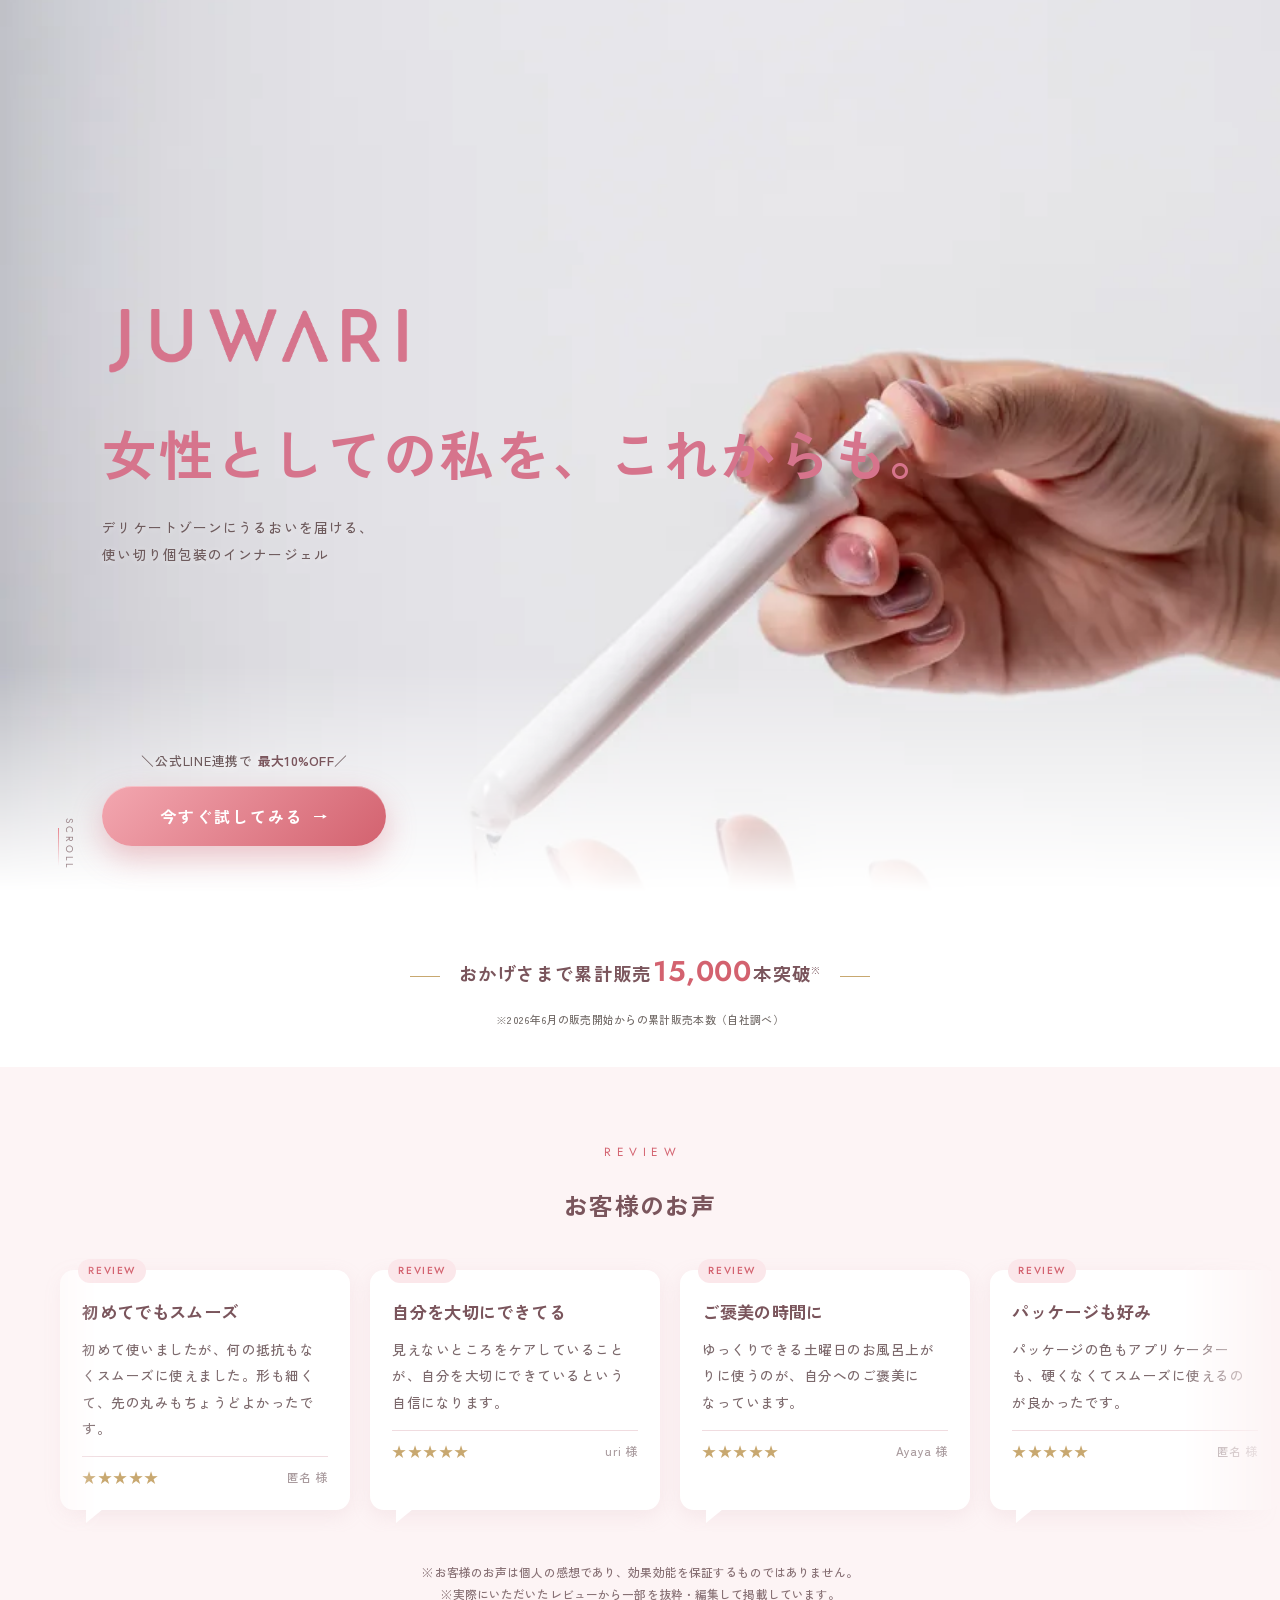
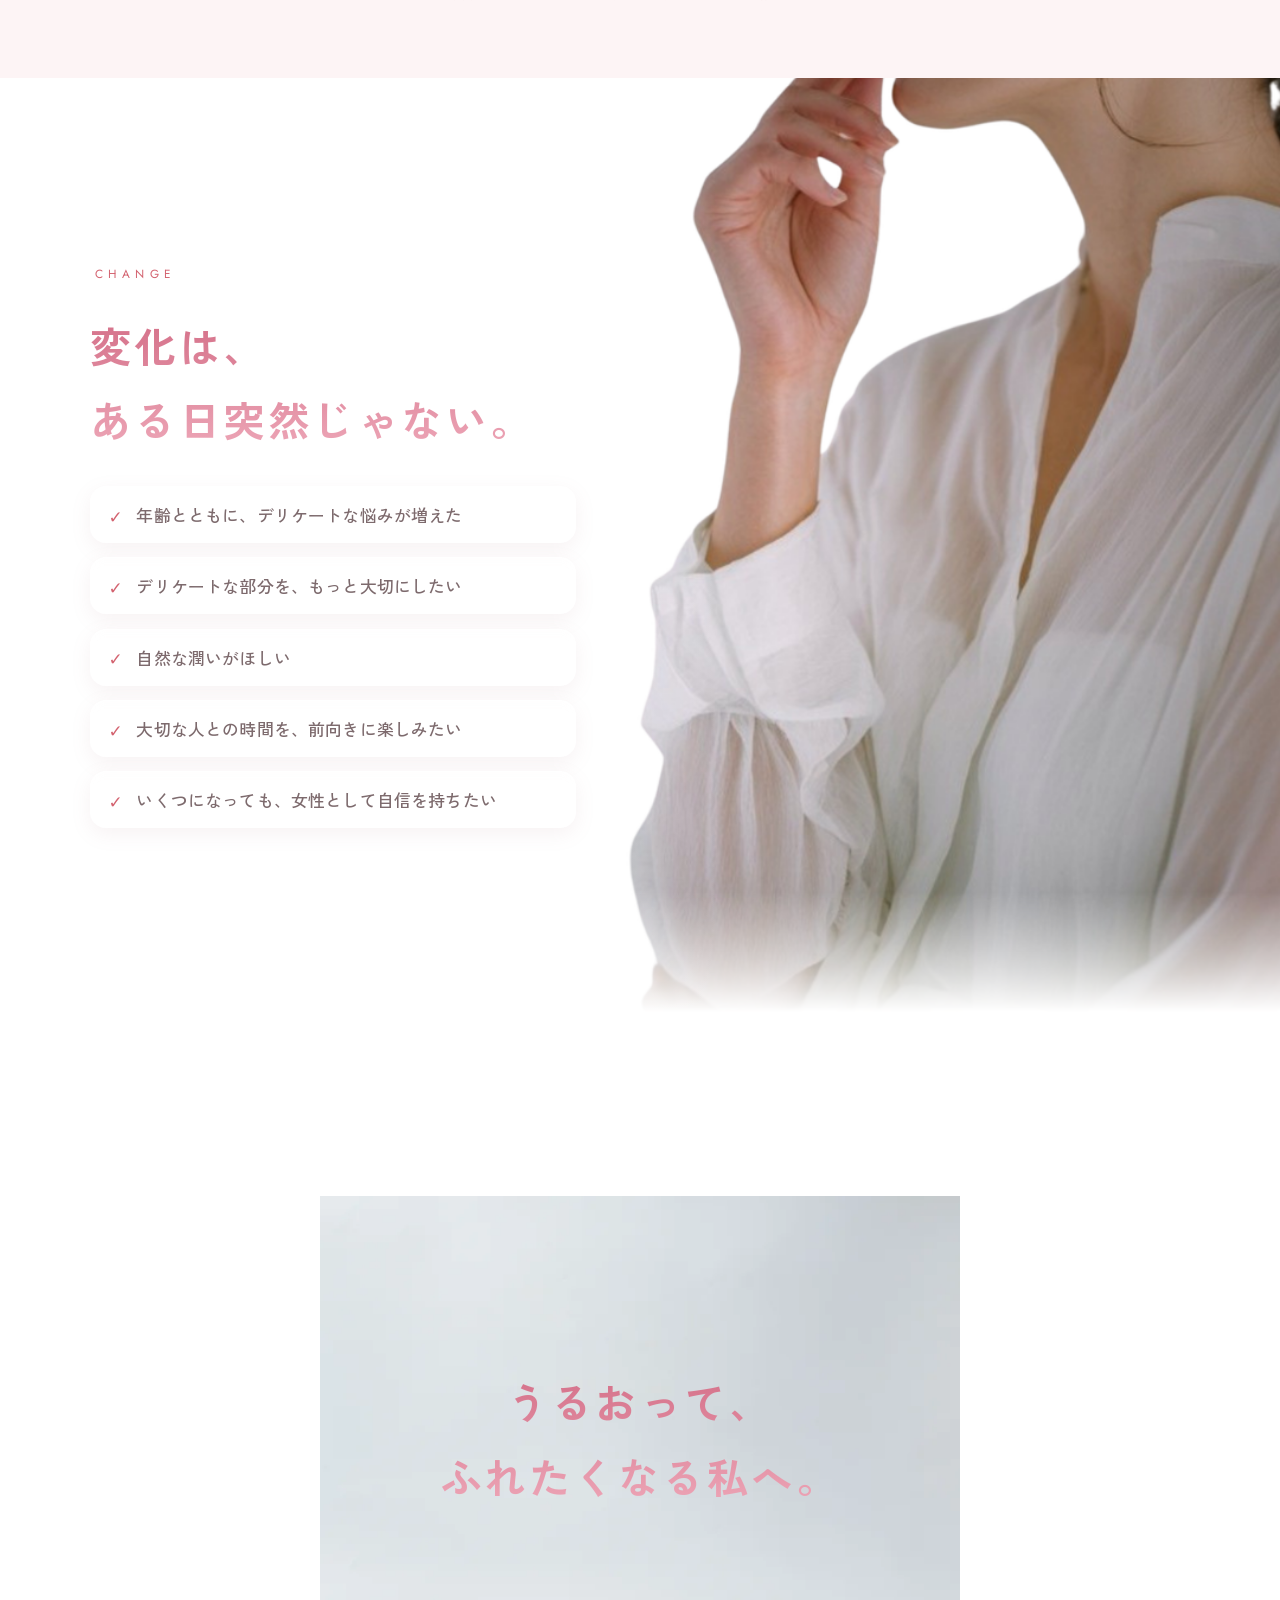
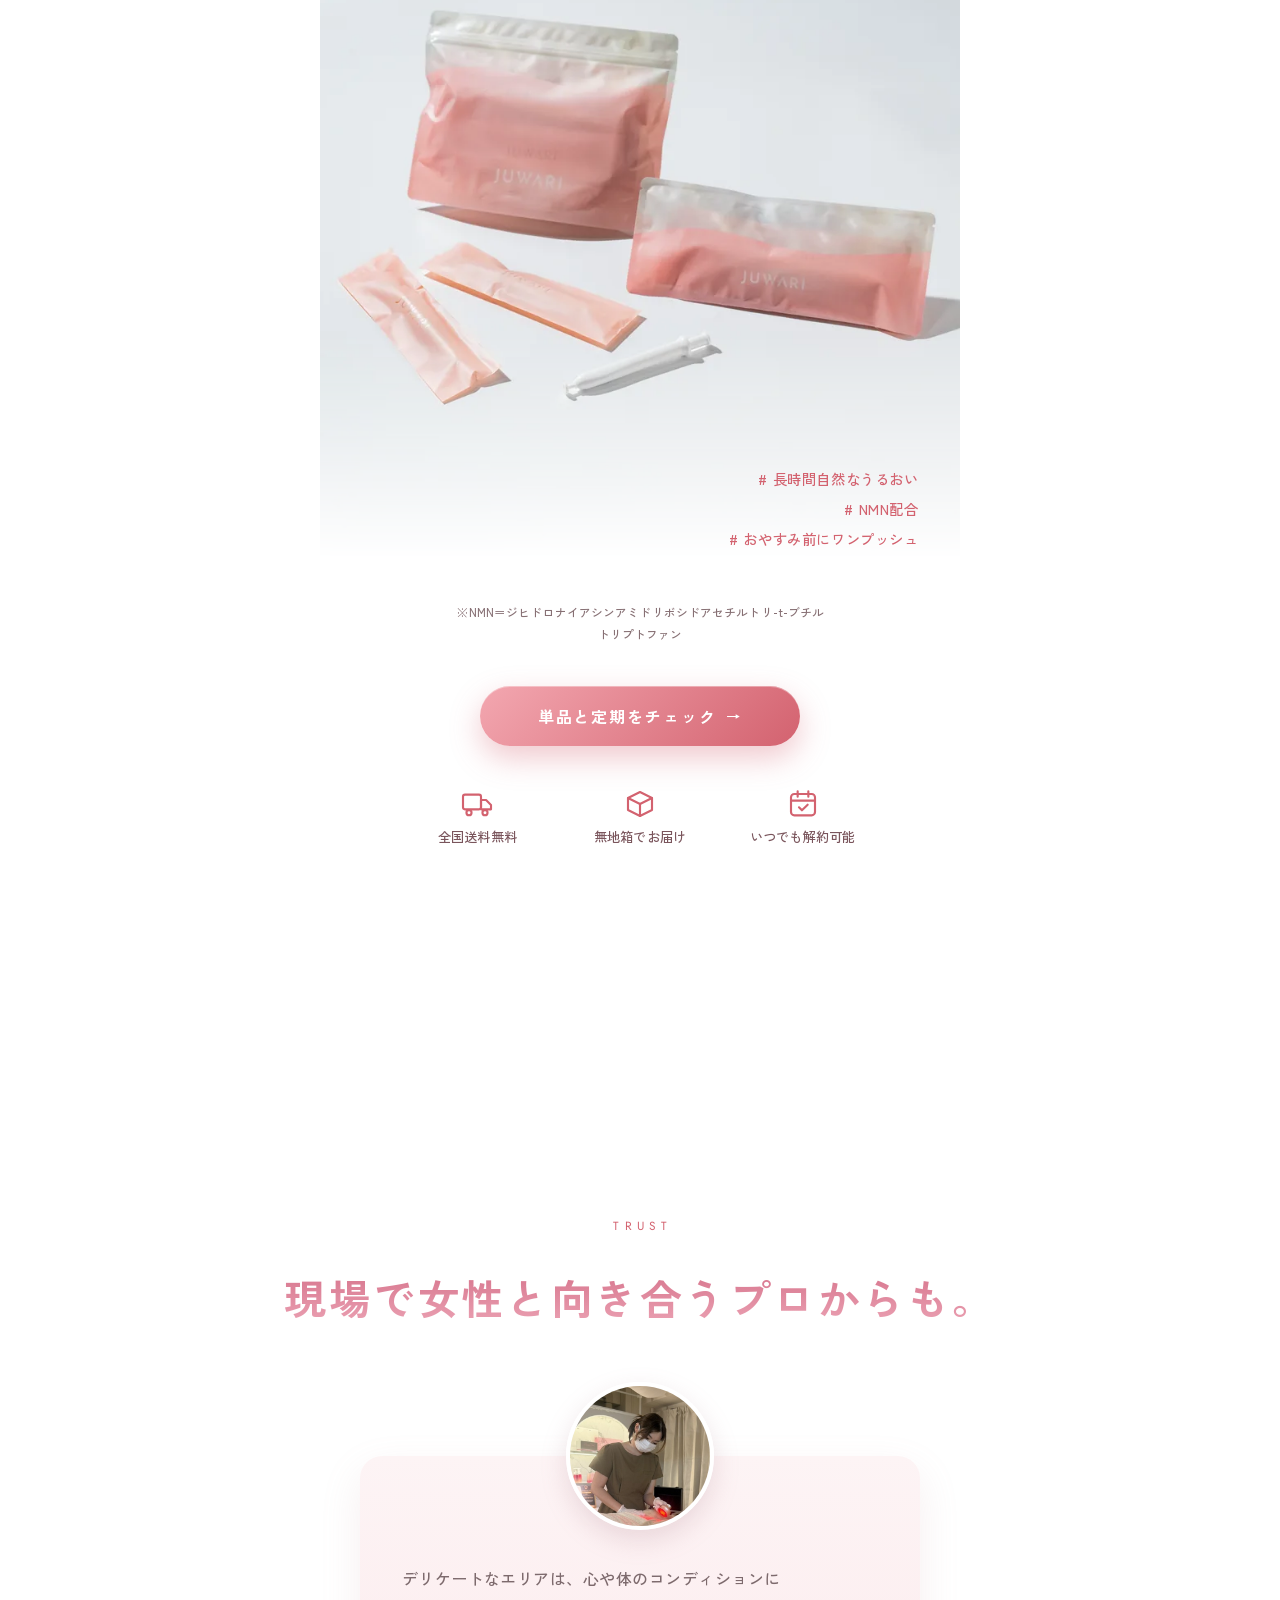
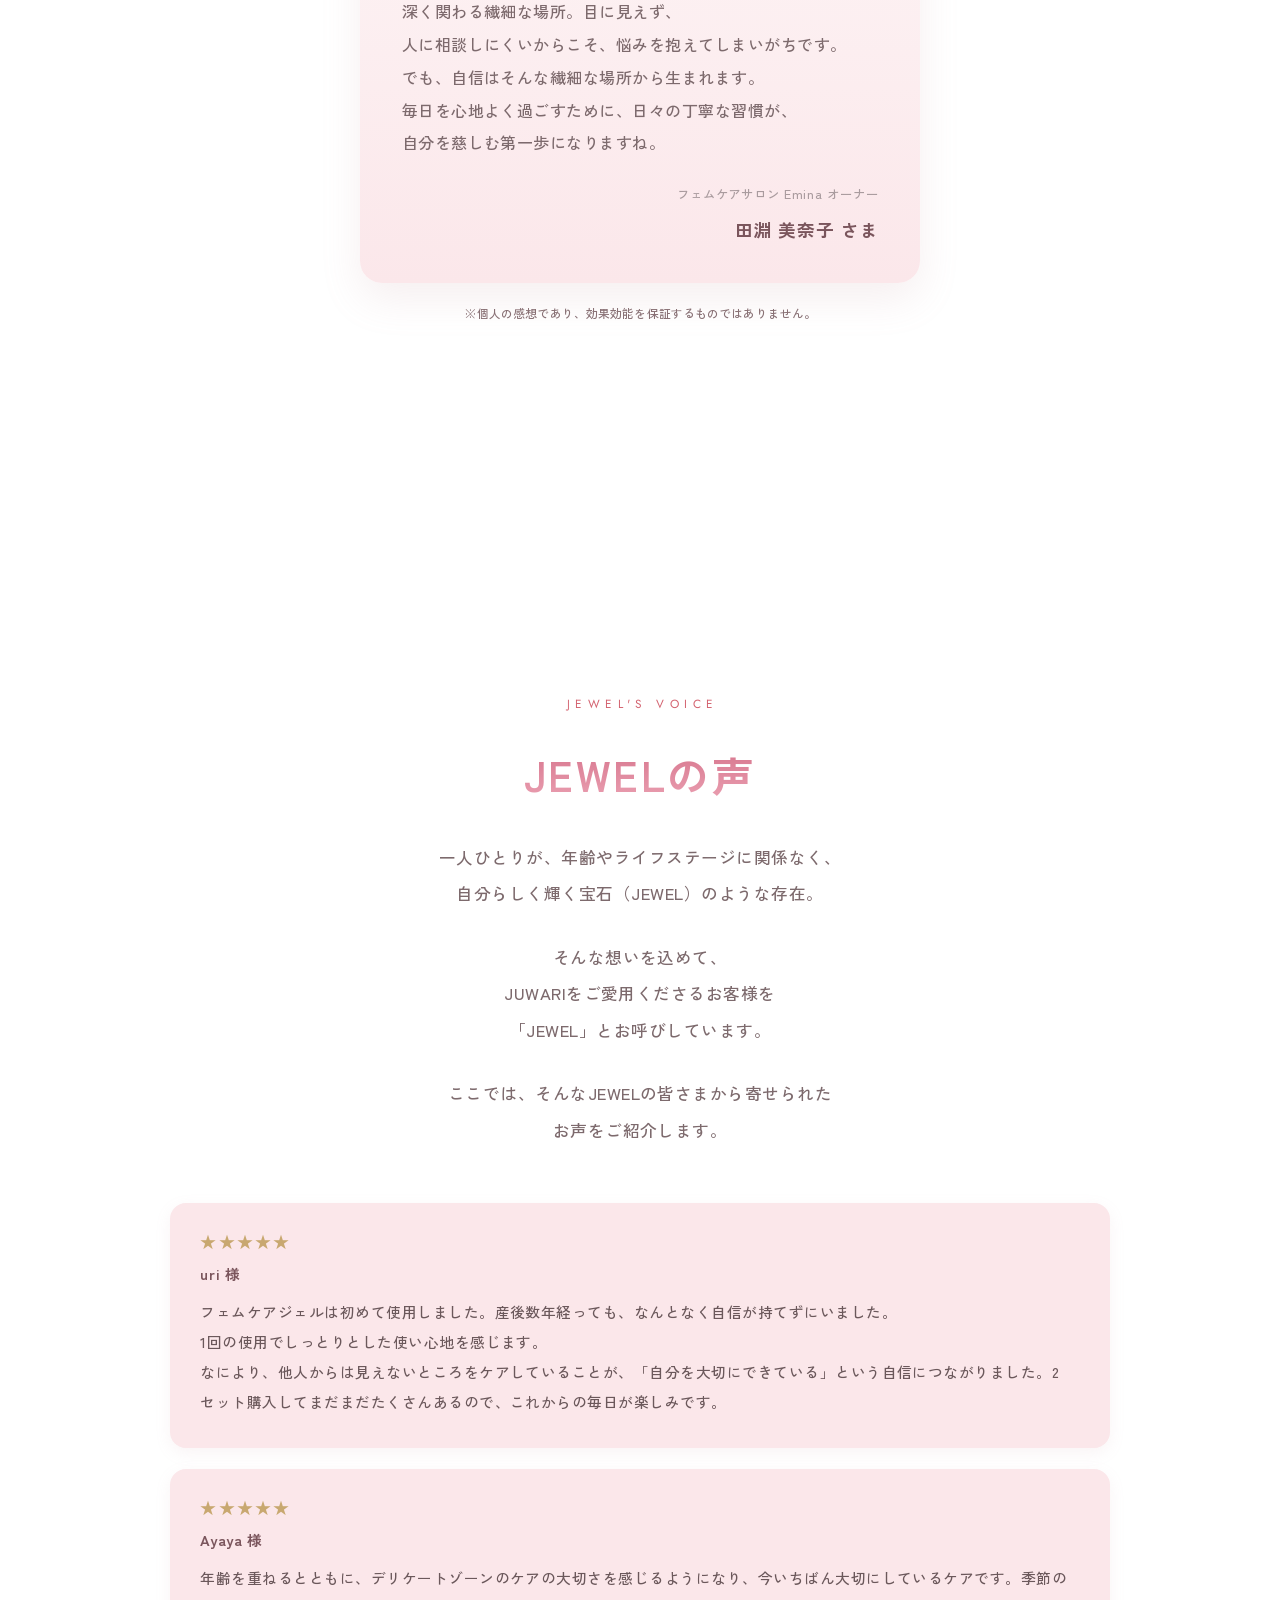
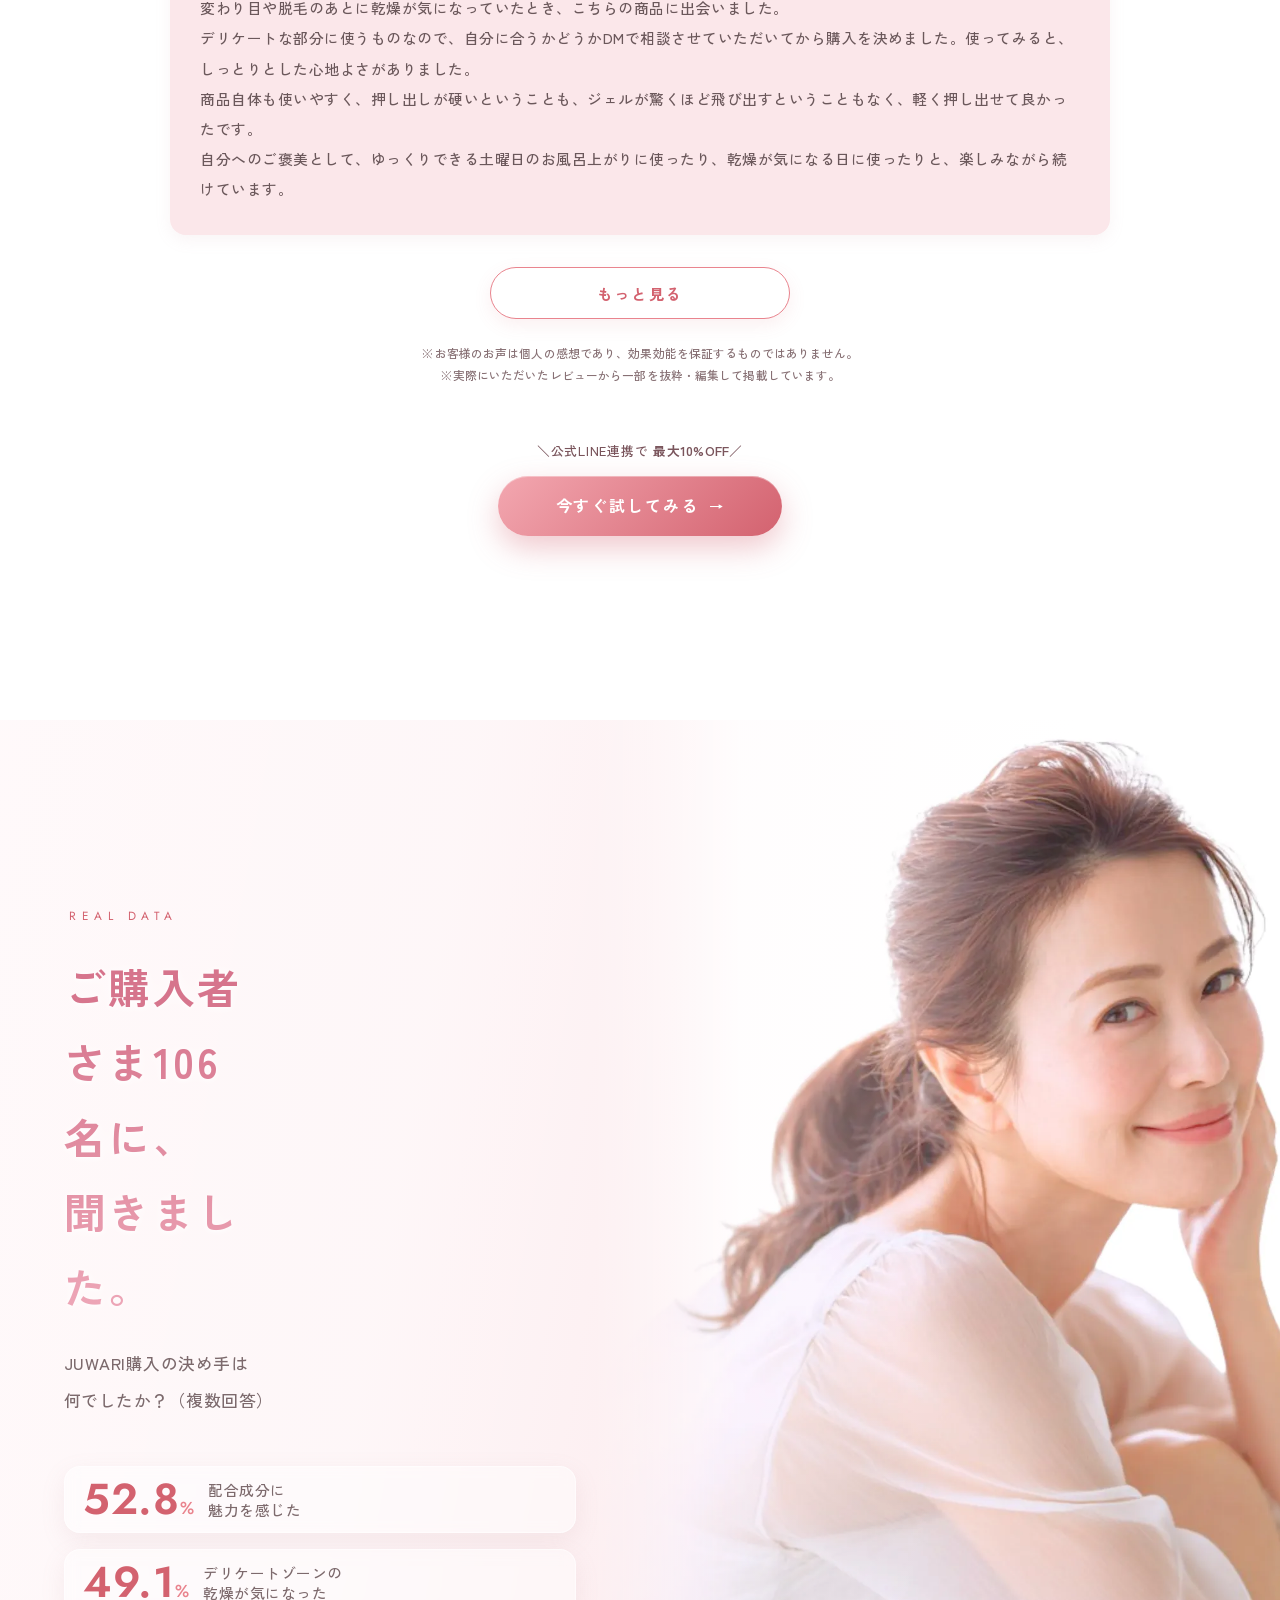
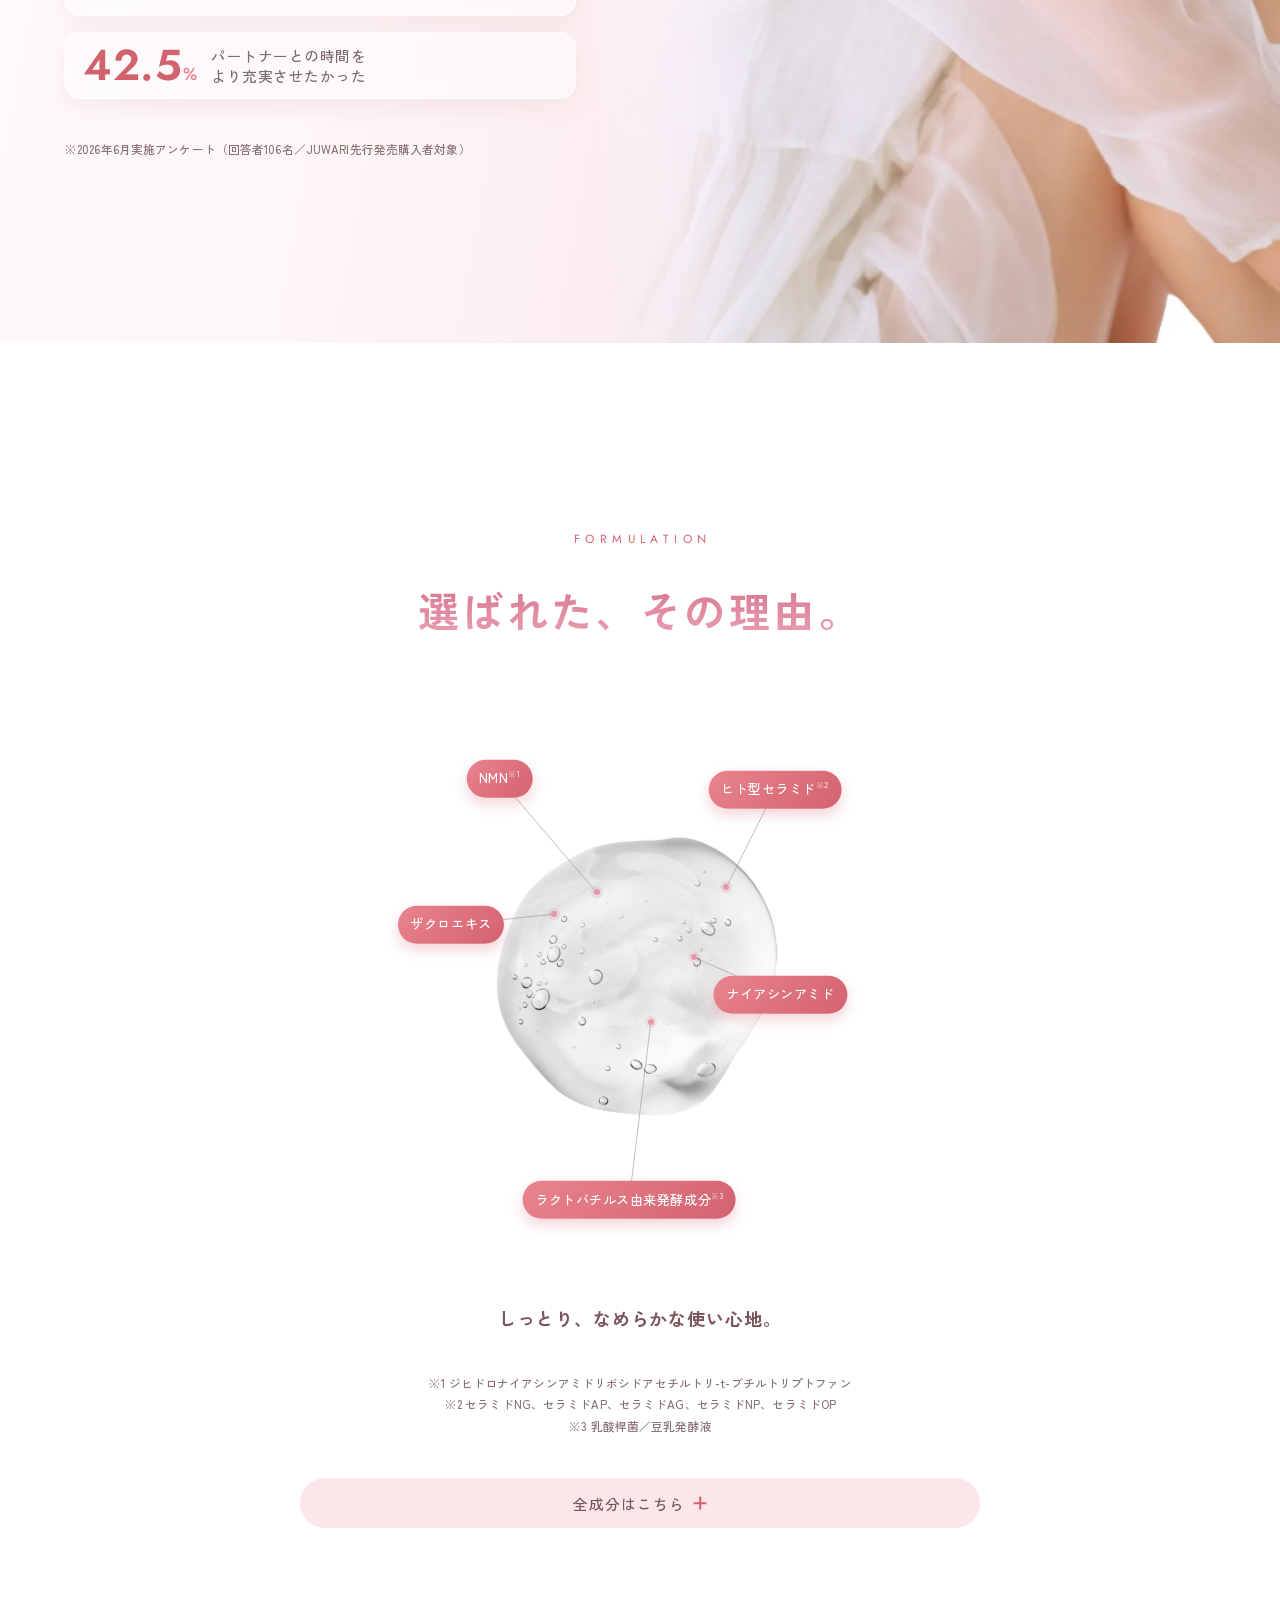
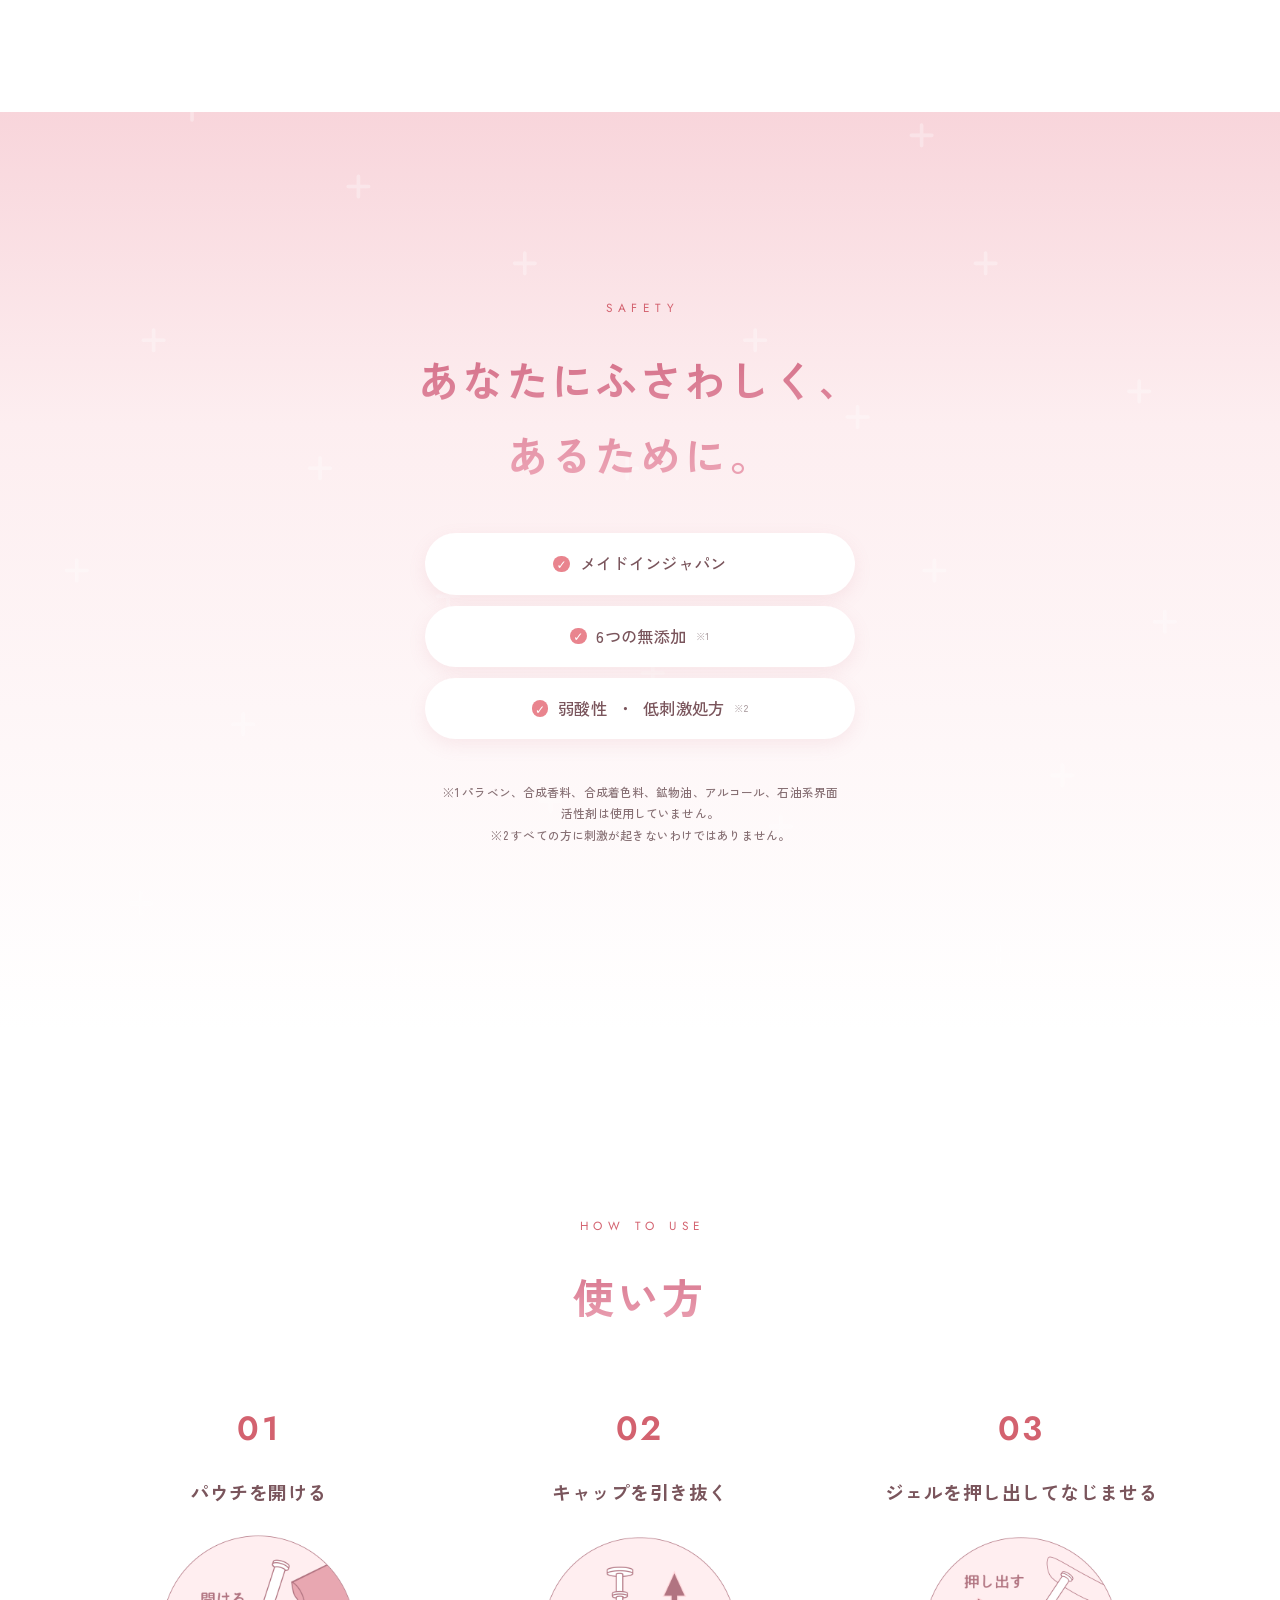
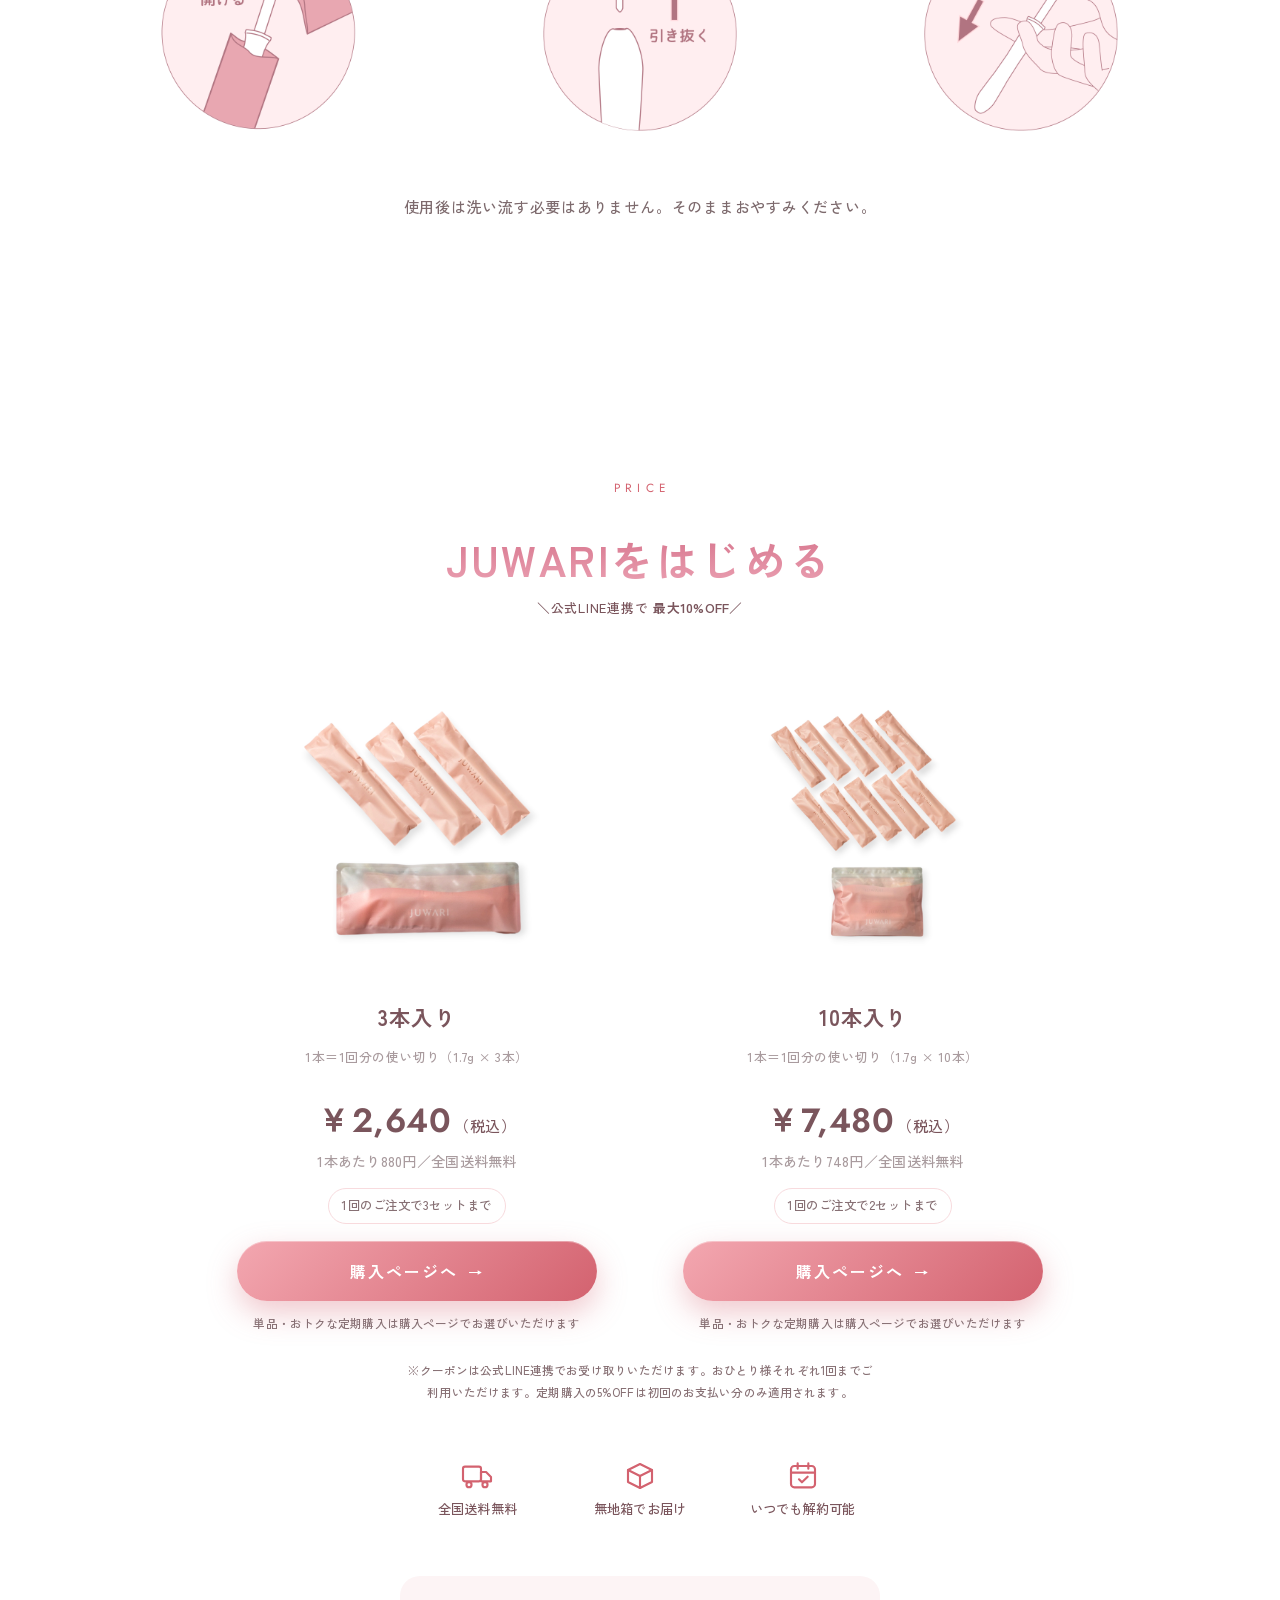
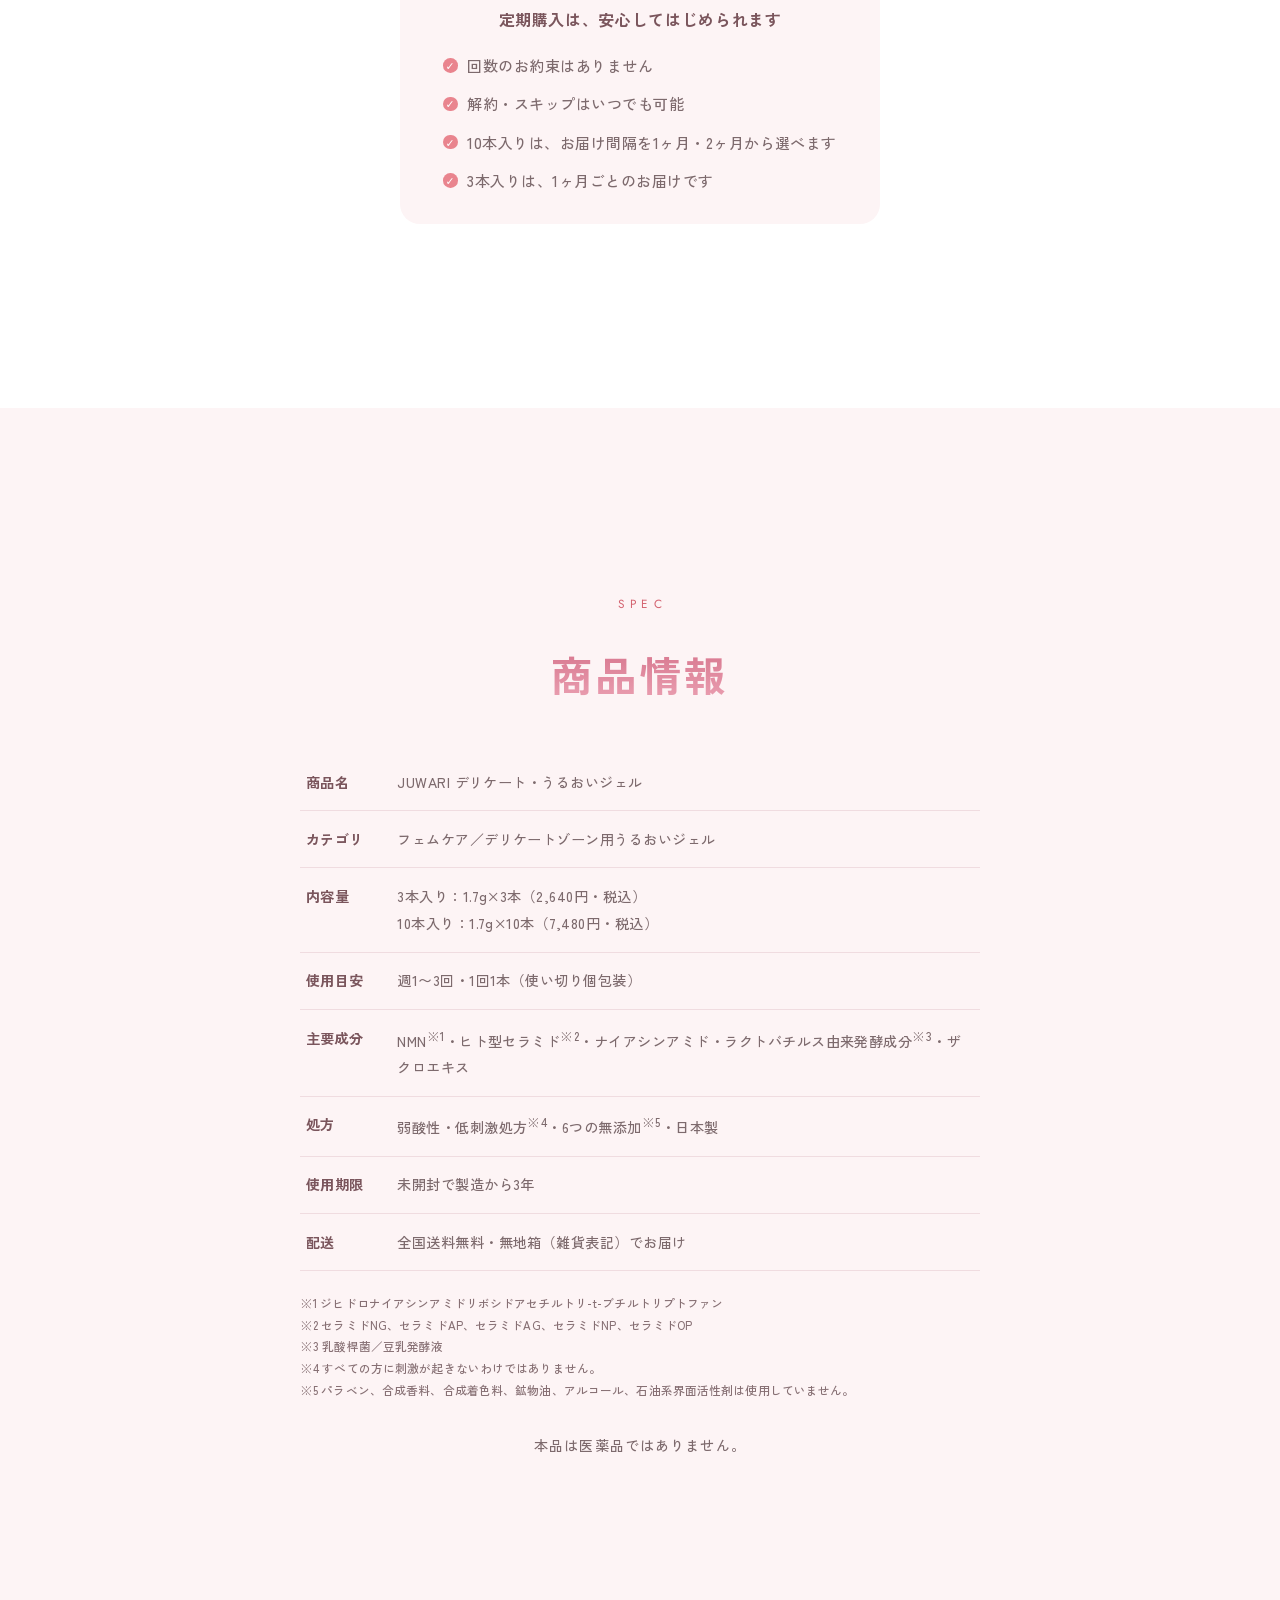
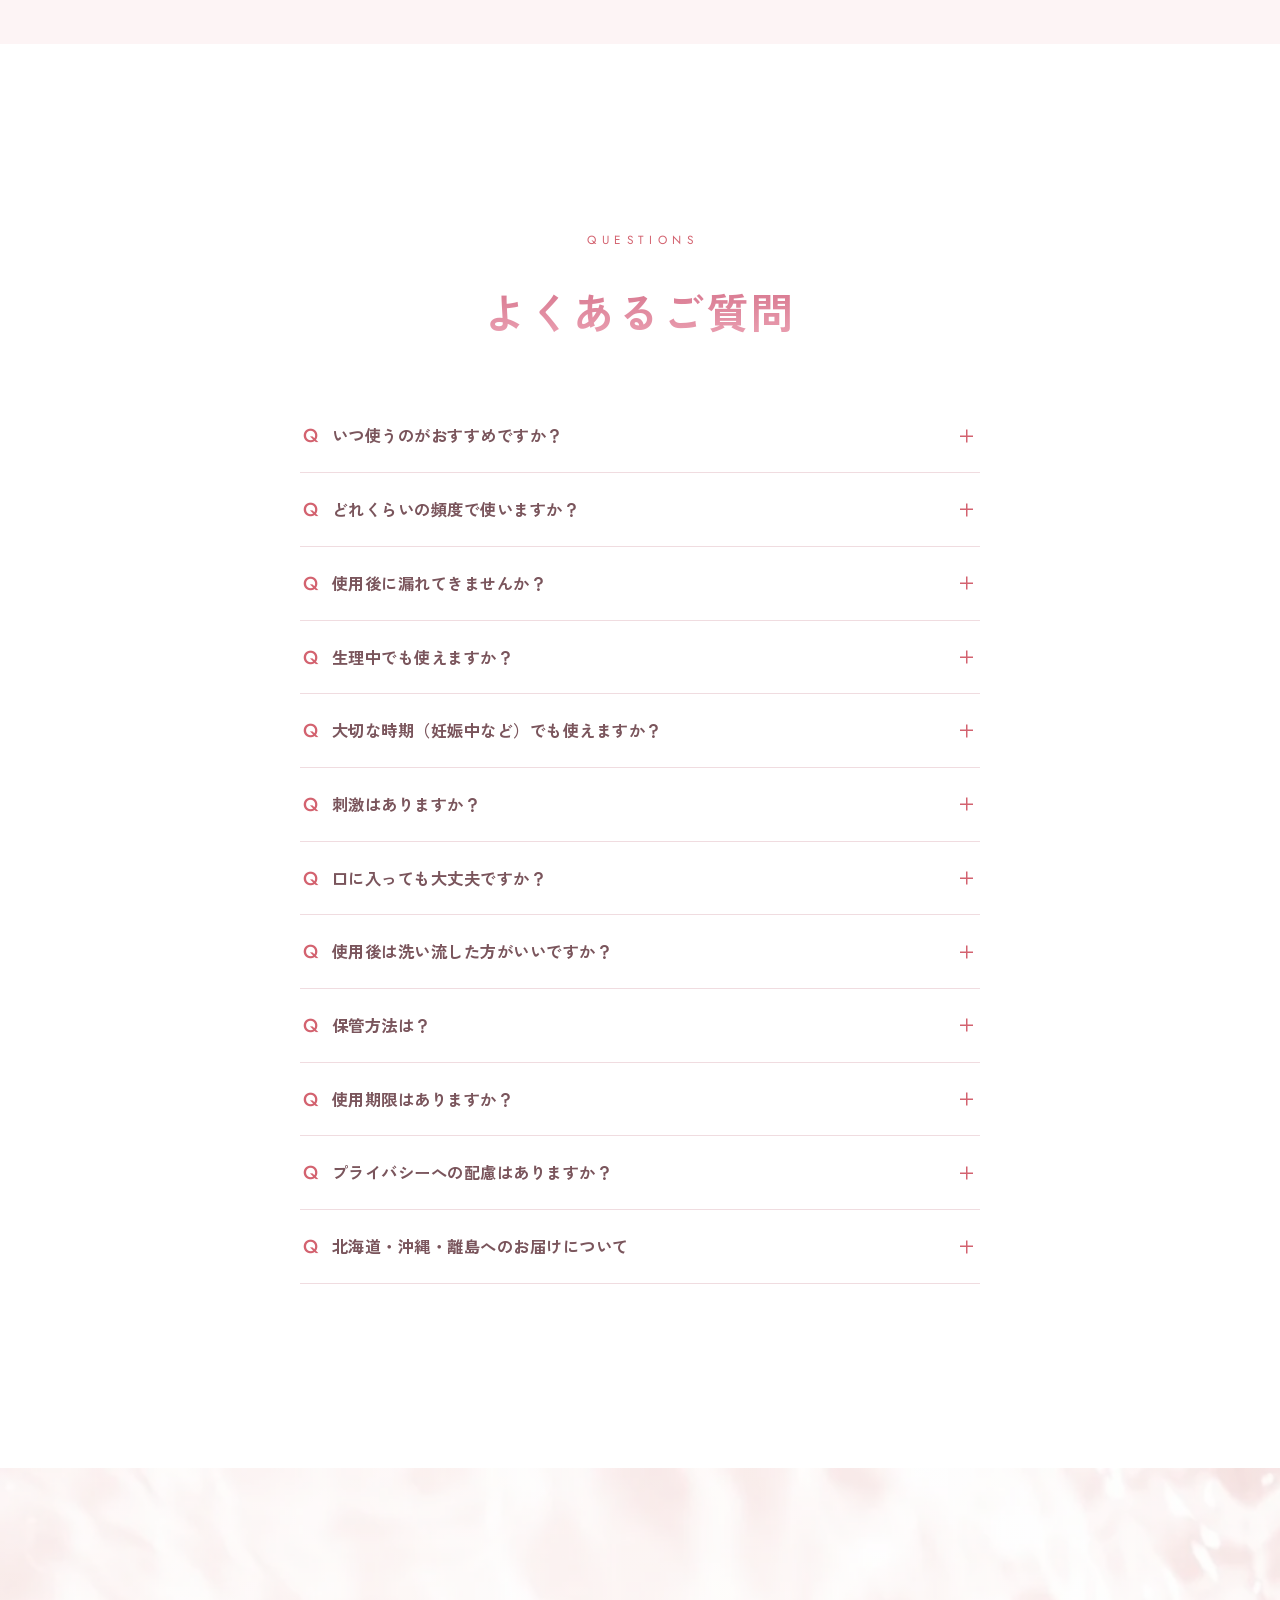
<file: index.html>
<!DOCTYPE html>
<html lang="ja">
<head>
<meta charset="UTF-8" />
<meta name="viewport" content="width=device-width, initial-scale=1.0" />

<!-- SEO（CLAUDE.md §9） -->
<title>JUWARI（ジュワリ）デリケート・うるおいジェル｜女性としての私を、これからも。</title>
<meta name="description" content="JUWARI（ジュワリ）は、自分をいたわる時間を思い出すための日本発プレミアムフェムケアブランド。おやすみ前の新習慣に、うるおいジェル。メイドインジャパン・6つの無添加・第三者機関安全テスト実施済み。" />
<meta name="robots" content="index, follow" />
<link rel="canonical" href="https://juwari.jp/" />

<!-- OGP（画像は絶対URL・1200x630。キャッシュ対策で v2 ファイル名） -->
<meta property="og:type" content="website" />
<meta property="og:url" content="https://juwari.jp/" />
<meta property="og:title" content="JUWARI｜デリケートな時間に寄り添うインナージェル" />
<meta property="og:description" content="JUWARIは、自分を大切にするひとときに寄り添うフェムケアインナージェルです。個包装で使いやすく、毎日のデリケートな時間を心地よくサポートします。" />
<meta property="og:image" content="https://juwari.jp/assets/images/ogp-juwari-v2.jpg" />
<meta property="og:image:width" content="1200" />
<meta property="og:image:height" content="630" />
<meta property="og:locale" content="ja_JP" />

<!-- Twitter Card -->
<meta name="twitter:card" content="summary_large_image" />
<meta name="twitter:title" content="JUWARI｜デリケートな時間に寄り添うインナージェル" />
<meta name="twitter:description" content="JUWARIは、自分を大切にするひとときに寄り添うフェムケアインナージェルです。個包装で使いやすく、毎日のデリケートな時間を心地よくサポートします。" />
<meta name="twitter:image" content="https://juwari.jp/assets/images/ogp-juwari-v2.jpg" />
<meta name="theme-color" content="#FDF4F5" />

<!-- Metaドメイン認証（ビジネスポートフォリオ: JUWARIデリケート・うるおいジェル） -->
<meta name="facebook-domain-verification" content="714ii1g6j396b0lspem8v43itaqwsl" />

<!-- Meta Pixel（広告計測）ID: 1766685658109915
     Shopify側（shop.juwari.jp）はFacebook&Instagram販売チャネルで同じピクセルに接続すること
     preconnect: fbevents.js の取得前にDNS解決とTLS接続を済ませ、PageView送信を早める
     （ランディングページビューはピクセル発火が条件のため、離脱前に間に合う確率が上がる） -->
<link rel="preconnect" href="https://connect.facebook.net" crossorigin />
<script>
!function(f,b,e,v,n,t,s)
{if(f.fbq)return;n=f.fbq=function(){n.callMethod?
n.callMethod.apply(n,arguments):n.queue.push(arguments)};
if(!f._fbq)f._fbq=n;n.push=n;n.loaded=!0;n.version='2.0';
n.queue=[];t=b.createElement(e);t.async=!0;
t.src=v;s=b.getElementsByTagName(e)[0];
s.parentNode.insertBefore(t,s)}(window, document,'script',
'https://connect.facebook.net/en_US/fbevents.js');
fbq('init', '1766685658109915');
fbq('track', 'PageView');
</script>
<noscript><img height="1" width="1" style="display:none"
src="https://www.facebook.com/tr?id=1766685658109915&ev=PageView&noscript=1"
/></noscript>
<!-- End Meta Pixel -->

<!-- フォント（メイン: Zen Kaku Gothic New ／ 英字・数字: Jost） -->
<link rel="preconnect" href="https://fonts.googleapis.com" />
<link rel="preconnect" href="https://fonts.gstatic.com" crossorigin />
<link href="https://fonts.googleapis.com/css2?family=Zen+Kaku+Gothic+New:wght@300;400;500;700&family=Jost:wght@300;400;500;600&display=swap" rel="stylesheet" />

<!-- ?v= はキャッシュ対策のバージョン番号。CSSを更新したらこの数字も上げる -->
<link rel="stylesheet" href="assets/css/style.css?v=20261120-2" />

<!-- Judge.me ウィジェット読み込み（2026-08-28 停止）
     レビューは薬機法・景表法チェック済みの文面をLP内に直接記載する方式へ変更したため、
     ウィジェットは不要（外部JSを1本減らして表示速度も改善）。
     ※Shopify側でのレビュー収集・管理は従来どおり継続されます。
     ※Judge.meウィジェット表示に戻す場合は、下2行のコメントを外してください。
<script>jdgm = window.jdgm || {};jdgm.SHOP_DOMAIN = 'qzkx7z-qc.myshopify.com';jdgm.PLATFORM = 'shopify';jdgm.PUBLIC_TOKEN = 'LHK6Tu4tuP8HMSigYrlookmAwbk';</script>
<script data-cfasync='false' type='text/javascript' async src='https://cdnwidget.judge.me/widget_preloader.js'></script>
-->

<!-- =========================================================
     構造化データ（JSON-LD）— AI検索・リッチリザルト対策
     マスター: 01_LP作業中/AI検索最適化/05_json-ld_shopify.html
     ページ内の表示内容と完全一致させること（片方だけの更新は禁止）。
     SKU: JUWARI-3SET / JUWARI-10SET（2026-07-19 Shopify設定済み）
     TODO: Judge.meの実レビューが貯まったら aggregateRating / review を追加
           （架空の数値は絶対に入れない） -->
<script type="application/ld+json">
{
  "@context": "https://schema.org",
  "@type": "Organization",
  "@id": "https://2sec.co.jp/#organization",
  "name": "株式会社2sec",
  "url": "https://2sec.co.jp",
  "brand": {
    "@type": "Brand",
    "@id": "https://juwari.jp/#brand",
    "name": "JUWARI",
    "alternateName": "ジュワリ",
    "url": "https://juwari.jp/",
    "slogan": "女性としての私を、これからも。",
    "logo": "https://juwari.jp/assets/images/logo-wordmark-hero.png",
    "sameAs": [
      "https://www.instagram.com/juwari_official"
    ],
    "description": "日本発のプレミアムフェムケアブランド。年齢やライフステージの変化で自分を後回しにしがちな女性が「私を大切にする時間」を思い出すためのブランドです。"
  }
}
</script>
<script type="application/ld+json">
{
  "@context": "https://schema.org",
  "@type": "Product",
  "@id": "https://juwari.jp/#product",
  "name": "JUWARI デリケート・うるおいジェル",
  "alternateName": "ジュワリ デリケート・うるおいジェル",
  "brand": { "@id": "https://juwari.jp/#brand" },
  "manufacturer": { "@id": "https://2sec.co.jp/#organization" },
  "category": "フェムケア > デリケートゾーンケア > 保湿ジェル",
  "description": "デリケートゾーンにうるおいを届ける、使い切り個包装のインナージェル。NMN（ジヒドロナイアシンアミドリボシドアセチルトリ-t-ブチルトリプトファン）、5種のヒト型セラミド、ナイアシンアミド、ラクトバチルス由来発酵成分（乳酸桿菌／豆乳発酵液）、ザクロエキス配合。日本製・弱酸性・低刺激処方・6つの無添加（パラベン、合成香料、合成着色料、鉱物油、アルコール、石油系界面活性剤 不使用）。第三者機関安全テスト実施済み（※すべての方に刺激が起きないわけではありません）。1本1.7gの使い切りタイプで、週1〜3回、お風呂上がりや夜寝る前の使用がおすすめ。医薬品ではありません。",
  "image": [
    "https://juwari.jp/assets/images/ogp-juwari-v2.jpg",
    "https://juwari.jp/assets/images/price-3.jpg",
    "https://juwari.jp/assets/images/price-10.jpg"
  ],
  "countryOfOrigin": "JP",
  "audience": {
    "@type": "PeopleAudience",
    "suggestedGender": "female",
    "suggestedMinAge": 30,
    "suggestedMaxAge": 59
  },
  "offers": [
    {
      "@type": "Offer",
      "name": "3本入り（1.7g×3本）",
      "sku": "JUWARI-3SET",
      "url": "https://shop.juwari.jp/products/juwari-3set",
      "price": "2640",
      "priceCurrency": "JPY",
      "priceValidUntil": "2027-07-31",
      "availability": "https://schema.org/InStock",
      "itemCondition": "https://schema.org/NewCondition",
      "shippingDetails": {
        "@type": "OfferShippingDetails",
        "shippingRate": { "@type": "MonetaryAmount", "value": "0", "currency": "JPY" },
        "shippingDestination": { "@type": "DefinedRegion", "addressCountry": "JP" }
      },
      "seller": { "@id": "https://2sec.co.jp/#organization" }
    },
    {
      "@type": "Offer",
      "name": "10本入り（1.7g×10本）",
      "sku": "JUWARI-10SET",
      "url": "https://shop.juwari.jp/products/juwari-10set",
      "price": "7480",
      "priceCurrency": "JPY",
      "priceValidUntil": "2027-07-31",
      "availability": "https://schema.org/InStock",
      "itemCondition": "https://schema.org/NewCondition",
      "shippingDetails": {
        "@type": "OfferShippingDetails",
        "shippingRate": { "@type": "MonetaryAmount", "value": "0", "currency": "JPY" },
        "shippingDestination": { "@type": "DefinedRegion", "addressCountry": "JP" }
      },
      "seller": { "@id": "https://2sec.co.jp/#organization" }
    }
  ]
}
</script>
<script type="application/ld+json">
{
  "@context": "https://schema.org",
  "@type": "FAQPage",
  "@id": "https://juwari.jp/#faq",
  "mainEntity": [
    {
      "@type": "Question",
      "name": "いつ使うのがおすすめですか？",
      "acceptedAnswer": { "@type": "Answer", "text": "1日の終わり、お風呂上がりや夜寝る前がおすすめです。" }
    },
    {
      "@type": "Question",
      "name": "どれくらいの頻度で使いますか？",
      "acceptedAnswer": { "@type": "Answer", "text": "おすすめは週に1〜3回程度です。乾燥が気になる時は、3日程度継続してお試しください。" }
    },
    {
      "@type": "Question",
      "name": "使用後に漏れてきませんか？",
      "acceptedAnswer": { "@type": "Answer", "text": "個人差はありますが、なじませた後、しっとりとした潤いが続きます。また、ご使用後はすぐに横になってお休みいただくと、ジェルがなじみやすく、漏れも気になりにくくなります。気になる方は、おりものシートなどを併用いただくと、より快適にお過ごしいただけます。" }
    },
    {
      "@type": "Question",
      "name": "生理中でも使えますか？",
      "acceptedAnswer": { "@type": "Answer", "text": "生理中の経血が多いタイミングは避けて、体調に合わせてご使用ください。" }
    },
    {
      "@type": "Question",
      "name": "大切な時期（妊娠中など）でも使えますか？",
      "acceptedAnswer": { "@type": "Answer", "text": "お身体がデリケートな時期ですので、念のためご使用をお控えください。" }
    },
    {
      "@type": "Question",
      "name": "刺激はありますか？",
      "acceptedAnswer": { "@type": "Answer", "text": "容器は安全規格をクリアした素材で、滑らかな形状になっています。中身のジェルも、第三者機関による安全テスト実施済み※の低刺激処方の製品です。※すべての方に刺激が起きないわけではありません。" }
    },
    {
      "@type": "Question",
      "name": "口に入っても大丈夫ですか？",
      "acceptedAnswer": { "@type": "Answer", "text": "口に入れてもやさしい成分で作られています。ですが食べ物ではありませんので、故意に食べることはお控えください。" }
    },
    {
      "@type": "Question",
      "name": "使用後は洗い流した方がいいですか？",
      "acceptedAnswer": { "@type": "Answer", "text": "洗い流す必要はありません。" }
    },
    {
      "@type": "Question",
      "name": "保管方法は？",
      "acceptedAnswer": { "@type": "Answer", "text": "直射日光を避け、湿気の少ない涼しいところに保管してください。" }
    },
    {
      "@type": "Question",
      "name": "使用期限はありますか？",
      "acceptedAnswer": { "@type": "Answer", "text": "使用期限は未開封で製造から3年間です。パッケージ背面にも記載しておりますのでご確認ください。" }
    },
    {
      "@type": "Question",
      "name": "プライバシーへの配慮はありますか？",
      "acceptedAnswer": { "@type": "Answer", "text": "中身がわからない無地の箱で、雑貨表記でお届けしますのでご安心ください。" }
    },
    {
      "@type": "Question",
      "name": "北海道・沖縄・離島へのお届けについて",
      "acceptedAnswer": { "@type": "Answer", "text": "北海道、沖縄、離島へのお届けは、本州よりお時間をいただく場合があります。配送会社が表示するお届け予定日は最短でのお届け予定日となるため、実際のお届け日は前後する場合がございます。あらかじめご了承ください。" }
    }
  ]
}
</script>
<script type="application/ld+json">
{
  "@context": "https://schema.org",
  "@type": "BreadcrumbList",
  "@id": "https://juwari.jp/#breadcrumb",
  "itemListElement": [
    { "@type": "ListItem", "position": 1, "name": "JUWARI 公式", "item": "https://juwari.jp/" },
    { "@type": "ListItem", "position": 2, "name": "デリケート・うるおいジェル", "item": "https://shop.juwari.jp/products/juwari-3set" }
  ]
}
</script>
</head>
<body>

<!-- =========================================================
     ① ファーストビュー（ヒーロー動画）
     3本の動画をフェードで連結・自動再生/ミュート/ループ
     ========================================================= -->
<header class="hero" id="top">
  <!-- FVは全画面メインビジュアル構成（2026-07-14）：
       DSC_2358をトリミングなしの全体（hero-full.webp・18KB）でFV全面に表示（cover）。
       テキストは写真上部の余白（スマホ）／左の余白（PC）へ配置し、人物・商品には重ねない。
       写真下部はマスクで白へフェードし、次セクションへ境界なくつながる -->
  <img class="hero__photo" src="assets/images/hero-full.webp" alt="JUWARI デリケート・うるおいジェル ― アプリケーターから指先へジェルをひと滴落とす様子" width="860" height="1292" fetchpriority="high" />
  <div class="hero__inner">
    <img class="hero__logo" src="assets/images/logo-wordmark-hero.png" alt="JUWARI" width="320" height="80" />
    <!-- SEO/AI対策：h1は商品名（sr-only＝画面非表示・検索エンジンとスクリーンリーダーには読める）。
         キャッチコピーは見た目そのまま p に変更（2026-07-19・07_LP本文再構成案の承認済み項目） -->
    <h1 class="sr-only">JUWARI デリケート・うるおいジェル</h1>
    <p class="hero__title">女性としての私を、これからも。</p>
    <!-- 初見のユーザー（SNS流入）に「何の商品か」を一言で伝えるカテゴリ説明 -->
    <p class="hero__desc"><span class="nb">デリケートゾーンにうるおいを届ける、</span><br class="br-sp" /><span class="nb">使い切り個包装のインナージェル</span></p>
  </div>
  <div class="hero__cta">
    <p class="line-coupon">＼公式LINE連携で <em>最大10%OFF</em>／</p>
    <!-- TODO: 購入リンク（Shopify URL）に差し替え -->
    <a class="btn js-buy" href="https://shop.juwari.jp/"><span>今すぐ試してみる</span><span class="arrow">→</span></a>
  </div>
  <span class="hero__scroll">SCROLL</span>
</header>

<main>

  <!-- 販売実績バンド（2026-11-20 累計15,000本達成）。
       FVの写真に重ならないよう、ヒーロー直下・お客様の声の上に独立した帯として配置。
       景表法対応：集計根拠の注記を直下に添える -->
  <div class="milestone-band">
    <!-- 紙吹雪（お祝い演出）：ブランドカラーの小片がゆっくり舞う。装飾のためaria-hidden。
         prefers-reduced-motion時は全体のanimation無効化により自動で非表示になる -->
    <div class="milestone-band__confetti" aria-hidden="true">
      <span></span><span></span><span></span><span></span><span></span><span></span>
      <span></span><span></span><span></span><span></span><span></span><span></span>
    </div>
    <p class="milestone-band__text"><span class="nb">おかげさまで</span><span class="nb">累計販売<em>15,000</em>本突破<sup>※</sup></span></p>
    <p class="milestone-band__note">※2026年6月の販売開始からの累計販売本数（自社調べ）</p>
  </div>

  <!-- =========================================================
       ①-2 FV直下：お客様のお声（吹き出しカード・自動スクロール）
       ▼ 文面について（重要）
         実際にいただいたレビュー（Judge.me）から、薬機法・景品表示法の観点で
         「症状の改善／身体の変化の断定／医薬品的表現」に当たる部分を削除し、
         使用感・気持ちの範囲に収まる部分だけを抜粋・編集しています。原文にない効果表現は加えていません。
       ▼ 差し替え方
         下の li.bubble を1件＝1カードとして増減するだけ。JSが自動で複製してシームレスに流します。
         （4〜6件が見やすい目安。1件あたり見出し＋2行程度に収める）
       ========================================================= -->
  <section class="section fv-reviews" aria-labelledby="fv-reviews-h">
    <div class="container">
      <p class="eyebrow">REVIEW</p>
      <h2 class="fv-reviews__title" id="fv-reviews-h">お客様のお声</h2>
    </div>

    <!-- data-speed: 1秒あたりの移動px（大きいほど速い）。JSが読み取ります -->
    <div class="bubbles js-bubbles" data-speed="55">
      <ul class="bubbles__track js-bubbles-track">

        <li class="bubble">
          <a class="bubble__card" href="#voice">
            <span class="bubble__tab">Review</span>
            <p class="bubble__title">初めてでもスムーズ</p>
            <p class="bubble__body">初めて使いましたが、何の抵抗もなくスムーズに使えました。形も細くて、先の丸みもちょうどよかったです。</p>
            <p class="bubble__meta">
              <span class="bubble__stars" aria-label="5段階中5">★★★★★</span>
              <span class="bubble__name">匿名 様</span>
            </p>
          </a>
        </li>

        <li class="bubble">
          <a class="bubble__card" href="#voice">
            <span class="bubble__tab">Review</span>
            <p class="bubble__title">自分を大切にできてる</p>
            <p class="bubble__body">見えないところをケアしていることが、自分を大切にできているという自信になります。</p>
            <p class="bubble__meta">
              <span class="bubble__stars" aria-label="5段階中5">★★★★★</span>
              <span class="bubble__name">uri 様</span>
            </p>
          </a>
        </li>

        <li class="bubble">
          <a class="bubble__card" href="#voice">
            <span class="bubble__tab">Review</span>
            <p class="bubble__title">ご褒美の時間に</p>
            <p class="bubble__body">ゆっくりできる土曜日のお風呂上がりに使うのが、自分へのご褒美になっています。</p>
            <p class="bubble__meta">
              <span class="bubble__stars" aria-label="5段階中5">★★★★★</span>
              <span class="bubble__name">Ayaya 様</span>
            </p>
          </a>
        </li>

        <li class="bubble">
          <a class="bubble__card" href="#voice">
            <span class="bubble__tab">Review</span>
            <p class="bubble__title">パッケージも好み</p>
            <p class="bubble__body">パッケージの色もアプリケーターも、硬くなくてスムーズに使えるのが良かったです。</p>
            <p class="bubble__meta">
              <span class="bubble__stars" aria-label="5段階中5">★★★★★</span>
              <span class="bubble__name">匿名 様</span>
            </p>
          </a>
        </li>

        <li class="bubble">
          <a class="bubble__card" href="#voice">
            <span class="bubble__tab">Review</span>
            <p class="bubble__title">続けていきたい</p>
            <p class="bubble__body">使いやすくて良いです。これからも続けていきたいです。</p>
            <p class="bubble__meta">
              <span class="bubble__stars" aria-label="5段階中5">★★★★★</span>
              <span class="bubble__name">匿名 様</span>
            </p>
          </a>
        </li>

        <li class="bubble">
          <a class="bubble__card" href="#voice">
            <span class="bubble__tab">Review</span>
            <p class="bubble__title">潤いをしっかり</p>
            <p class="bubble__body">昨日初めて使いました。確かに潤いが凄いです。</p>
            <p class="bubble__meta">
              <span class="bubble__stars" aria-label="5段階中5">★★★★★</span>
              <span class="bubble__name">ひろちん 様</span>
            </p>
          </a>
        </li>

        <li class="bubble">
          <a class="bubble__card" href="#voice">
            <span class="bubble__tab">Review</span>
            <p class="bubble__title">使いやすくて手軽</p>
            <p class="bubble__body">とても使いやすく手軽です。</p>
            <p class="bubble__meta">
              <span class="bubble__stars" aria-label="5段階中5">★★★★★</span>
              <span class="bubble__name">やよい 様</span>
            </p>
          </a>
        </li>

        <li class="bubble">
          <a class="bubble__card" href="#voice">
            <span class="bubble__tab">Review</span>
            <p class="bubble__title">恐る恐る、でも良かった</p>
            <p class="bubble__body">恐る恐る購入してみた結果、購入して良かったです。</p>
            <p class="bubble__meta">
              <span class="bubble__stars" aria-label="5段階中4">★★★★<span class="bubble__star--off">★</span></span>
              <span class="bubble__name">匿名 様</span>
            </p>
          </a>
        </li>

      </ul>
    </div>

    <div class="container">
      <p class="fv-reviews__note note">※お客様のお声は個人の感想であり、効果効能を保証するものではありません。<br />※実際にいただいたレビューから一部を抜粋・編集して掲載しています。</p>
    </div>
  </section>

  <!-- =========================================================
       ② 共感 CHANGE
       ========================================================= -->
  <section class="section empathy" aria-labelledby="change-h">
    <div class="empathy__photo">
      <img src="assets/images/change-woman.png" alt="口元にそっと手を添え、物思いにふける女性" loading="lazy" onerror="this.style.display='none'" />
    </div>
    <div class="empathy__text reveal">
        <p class="eyebrow">CHANGE</p>
        <h2 class="headline" id="change-h"><span class="nb">変化は、</span><br class="br-sp" /><span class="nb">ある日突然じゃない。</span></h2>
        <ul class="empathy__list">
          <li><span class="nb">年齢とともに、</span><br class="br-sp" /><span class="nb">デリケートな悩みが増えた</span></li>
          <li><span class="nb">デリケートな部分を、</span><br class="br-sp" /><span class="nb">もっと大切にしたい</span></li>
          <li><span class="nb">自然な潤いがほしい</span></li>
          <li><span class="nb">大切な人との時間を、</span><br class="br-sp" /><span class="nb">前向きに楽しみたい</span></li>
          <li><span class="nb">いくつになっても、</span><br class="br-sp" /><span class="nb">女性として自信を持ちたい</span></li>
        </ul>
      </div>
  </section>

  <!-- =========================================================
       ③ 解決策 うるおって、ふれたくなる私へ。（商品＋おすすめ3ポイント）
       ========================================================= -->
  <section class="section solution" aria-labelledby="solution-h">
    <!-- メインビジュアル＝セクション全幅の静止画（DSC_2493・枠/角丸/影なし・比率維持 solution-full.webp 15KB）。
         見出しは画像上部の余白へ重ね（商品には重ねない）、画像下部はマスクで白へフェード。
         構成: 画像（+見出し） → ハッシュタグ → 注記 → CTA → 安心アイコン3つ -->
    <div class="solution__visual reveal">
      <img class="solution__photo" src="assets/images/solution-full4.webp" alt="JUWARI デリケート・うるおいジェル ― パウチと個包装、アプリケーターのセット" loading="lazy" width="780" height="1186" />
      <h2 class="headline solution__headline" id="solution-h"><span class="nb">うるおって、</span><br /><span class="nb">ふれたくなる私へ。</span></h2>
      <!-- ハッシュタグ：画像下部のフェード開始位置に右揃えで重ねる（商品には掛からない右下の余白） -->
      <ul class="points">
        <li class="point"># 長時間自然なうるおい</li>
        <li class="point"># NMN配合</li>
        <li class="point"># おやすみ前にワンプッシュ</li>
      </ul>
    </div>
    <div class="solution__inner reveal">
      <p class="points__note note">※NMN＝ジヒドロナイアシンアミドリボシドアセチルトリ-t-ブチルトリプトファン</p>
      <div class="cta-block">
        <a class="btn js-buy" href="#price"><span>単品と定期をチェック</span><span class="arrow">→</span></a>
      </div>
      <!-- 購入セクションと同じ安心アイコン（デザイン・サイズ・カラー共通の .assure を再利用） -->
      <ul class="assure solution__assure">
        <li class="assure__item">
          <svg viewBox="0 0 24 24" fill="none" stroke="currentColor" stroke-width="1.6" stroke-linecap="round" stroke-linejoin="round" aria-hidden="true">
            <rect x="1.5" y="5" width="13.5" height="11" rx="1.5" /><path d="M15 9h3.8l3.7 3.7V16H15z" /><circle cx="6" cy="18.5" r="1.9" /><circle cx="18" cy="18.5" r="1.9" />
          </svg>
          <span>全国送料無料</span>
        </li>
        <li class="assure__item">
          <svg viewBox="0 0 24 24" fill="none" stroke="currentColor" stroke-width="1.6" stroke-linecap="round" stroke-linejoin="round" aria-hidden="true">
            <path d="M21 16.5v-9L12 3 3 7.5v9L12 21l9-4.5z" /><path d="M3 7.5l9 4.5 9-4.5" /><path d="M12 12v9" />
          </svg>
          <span>無地箱でお届け</span>
        </li>
        <li class="assure__item">
          <svg viewBox="0 0 24 24" fill="none" stroke="currentColor" stroke-width="1.6" stroke-linecap="round" stroke-linejoin="round" aria-hidden="true">
            <rect x="3" y="4.5" width="18" height="16" rx="2.5" /><path d="M8 2.5v4M16 2.5v4M3 9.5h18" /><path d="M9 14.5l2.2 2.2 4.3-4.2" />
          </svg>
          <span>いつでも解約可能</span>
        </li>
      </ul>
    </div>
  </section>

  <!-- =========================================================
       ④ 専門家コメント TRUST
       ========================================================= -->
  <section class="section trust" aria-labelledby="trust-h">
    <div class="container center reveal">
      <p class="eyebrow">TRUST</p>
      <h2 class="headline" id="trust-h"><span class="nb">現場で女性と向き合う</span><br class="br-sp" /><span class="nb">プロからも。</span></h2>
    </div>
    <div class="container reveal" style="margin-top:clamp(2rem,7vw,3rem)">
      <!-- 円形写真＋白カードのレイアウト（写真がカード上部に半分重なる）。色・フォントはJUWARIブランドで統一 -->
      <div class="expert">
        <!-- 専門家の写真（正方形 expert.jpg を円形にトリミング表示） -->
        <div class="expert__photo">
          <img src="assets/images/expert.jpg" alt="フェムケアサロン Emina オーナー 田淵美奈子さま（施術風景）" loading="lazy" />
        </div>
        <div class="expert__card">
          <!-- 固定改行(br-sp)は使わず、フレーズ単位(<span class="nb">＝途中で折らない)の自然な折り返しに。
               短い語句が前後の行と自動で結合し、画面幅ごとに1行の文字数が最適化される（孤立行を防止） -->
          <p class="expert__comment">
            <span class="nb">デリケートなエリアは、</span><span class="nb">心や体のコンディションに</span><span class="nb">深く関わる繊細な場所。</span><span class="nb">目に見えず、</span><span class="nb">人に相談しにくいからこそ、</span><span class="nb">悩みを抱えてしまいがちです。</span><br />
            <span class="nb">でも、自信はそんな</span><span class="nb">繊細な場所から生まれます。</span><span class="nb">毎日を心地よく過ごすために、</span><span class="nb">日々の丁寧な習慣が、</span><span class="nb">自分を慈しむ</span><span class="nb">第一歩になりますね。</span>
          </p>
          <p class="expert__name">
            <span>フェムケアサロン Emina オーナー</span>
            <b>田淵 美奈子 さま</b>
          </p>
        </div>
        <p class="note expert__note">※個人の感想であり、効果効能を保証するものではありません。</p>
      </div>
    </div>
  </section>

  <!-- =========================================================
       ⑤ レビュー（JEWELの声・長文）
       ========================================================= -->
  <section class="section reviews" id="voice" aria-labelledby="reviews-h">
    <div class="container reveal">
      <p class="eyebrow">JEWEL'S VOICE</p>
      <h2 class="headline" id="reviews-h">JEWELの声</h2>
      <!-- 3段落・余白を活かす。指定の改行は <br>。長い行のみスマホで自然に追加改行(<br class="br-sp">)し、375〜430pxで折り返し崩れを防ぐ（PCは指定どおり） -->
      <p class="lead">一人ひとりが、<br class="br-sp" />年齢やライフステージに関係なく、<br />自分らしく輝く宝石（JEWEL）のような存在。</p>
      <p class="lead">そんな想いを込めて、<br />JUWARIをご愛用くださるお客様を<br />「JEWEL」とお呼びしています。</p>
      <p class="lead">ここでは、<br class="br-sp" />そんなJEWELの皆さまから寄せられた<br />お声をご紹介します。</p>

      <!-- ▼ レビュー（長文）：実際にいただいたレビュー（Judge.me）から、薬機法・景品表示法の観点で
           「症状の改善／身体の変化の断定／医薬品的表現／専門家としての推奨」に当たる部分を削除し、
           使用感・気持ちの範囲に収まる部分だけを抜粋・編集しています。原文にない効果表現は加えていません。
           仕様: 初期は2件表示 →「もっと見る」で残りをその場で展開 → 全件表示後はボタン非表示。
           差し替え方: article.voice-card を1件＝1レビューとして増減するだけ（JSが件数を自動で判定します） -->
      <div class="juwari-reviews js-voice-list">

        <article class="voice-card">
          <p class="voice-card__stars" aria-label="5段階中5">★★★★★</p>
          <p class="voice-card__name">uri 様</p>
          <p class="voice-card__body">フェムケアジェルは初めて使用しました。産後数年経っても、なんとなく自信が持てずにいました。<br />1回の使用でしっとりとした使い心地を感じます。<br />なにより、他人からは見えないところをケアしていることが、「自分を大切にできている」という自信につながりました。2セット購入してまだまだたくさんあるので、これからの毎日が楽しみです。</p>
        </article>

        <article class="voice-card">
          <p class="voice-card__stars" aria-label="5段階中5">★★★★★</p>
          <p class="voice-card__name">Ayaya 様</p>
          <p class="voice-card__body">年齢を重ねるとともに、デリケートゾーンのケアの大切さを感じるようになり、今いちばん大切にしているケアです。季節の変わり目や脱毛のあとに乾燥が気になっていたとき、こちらの商品に出会いました。<br />デリケートな部分に使うものなので、自分に合うかどうかDMで相談させていただいてから購入を決めました。使ってみると、しっとりとした心地よさがありました。<br />商品自体も使いやすく、押し出しが硬いということも、ジェルが驚くほど飛び出すということもなく、軽く押し出せて良かったです。<br />自分へのご褒美として、ゆっくりできる土曜日のお風呂上がりに使ったり、乾燥が気になる日に使ったりと、楽しみながら続けています。</p>
        </article>

        <article class="voice-card">
          <p class="voice-card__stars" aria-label="5段階中5">★★★★★</p>
          <p class="voice-card__name">匿名 様</p>
          <p class="voice-card__body">初めてこうしたアイテムを使ったのですが、何の抵抗もなくスムーズに使えました。形状が細くて、先の丸みもちょうど良かったと思います。<br />翌朝の心地よさにも驚きました。これまで使ってきたさまざまなケアよりも、自分にとってはしっくりくるものでした。</p>
        </article>

        <article class="voice-card">
          <p class="voice-card__stars" aria-label="5段階中5">★★★★★</p>
          <p class="voice-card__name">匿名 様</p>
          <p class="voice-card__body">使用感がよかったです。パッケージの色もアプリケーターも、硬くなくてスムーズに使えるので良かったです。</p>
        </article>

        <article class="voice-card">
          <p class="voice-card__stars" aria-label="5段階中5">★★★★★</p>
          <p class="voice-card__name">ひろちん 様</p>
          <p class="voice-card__body">昨日初めて使いました。確かに潤いが凄いです。<br />思ったことは量が少なく感じます。<br />少量でも凄いのはわかりますが、もう少し量を増やしてもいいと思います。</p>
        </article>

        <article class="voice-card">
          <p class="voice-card__stars" aria-label="5段階中5">★★★★★</p>
          <p class="voice-card__name">マコト 様</p>
          <p class="voice-card__body">インスタを拝見して発売前からとても楽しみにしてました。発売後はすぐ購入して、今回はリピートさせていただきました。<br />うるおい感を実感しています。</p>
        </article>

        <article class="voice-card">
          <p class="voice-card__stars" aria-label="5段階中5">★★★★★</p>
          <p class="voice-card__name">匿名 様</p>
          <p class="voice-card__body">使用したのは初めてでしたが、またリピしたいと思いました。<br />何より安心して使えたのが嬉しいです。</p>
        </article>

        <article class="voice-card">
          <p class="voice-card__stars" aria-label="5段階中5">★★★★★</p>
          <p class="voice-card__name">向日葵 様</p>
          <p class="voice-card__body">JUWARIを購入しました。年齢的に潤い不足だと思っていたので。<br />結果、とても良かったと思います。</p>
        </article>

        <article class="voice-card">
          <p class="voice-card__stars" aria-label="5段階中4">★★★★<span class="voice-card__star--off">★</span></p>
          <p class="voice-card__name">匿名 様</p>
          <p class="voice-card__body">JUWARIを3本、3日おきに使い始めました。今では、しっとりとした心地よさが続いているように感じています。<br />一番気になっていた大切な人との時間も、前向きな気持ちで過ごせるようになり、とても嬉しく思っています。<br />そして驚いたのは、翌日まで心地よさが続いていること。まだ使い始めなので、これからも続けて楽しみたいと思います。<br />現時点でも十分満足していて、気持ちとしては★5つです。ただ、私は3日おきくらいのペースで使い続けたいので、もう少し手に取りやすい価格になったら嬉しいなという気持ちを込めて、今回は★4とさせていただきました。<br />まわりの女性にも、ぜひ紹介していきたいと思っています。素敵な製品を私たちに届けてくださり、本当にありがとうございます。</p>
        </article>

        <article class="voice-card">
          <p class="voice-card__stars" aria-label="5段階中4">★★★★<span class="voice-card__star--off">★</span></p>
          <p class="voice-card__name">Ryuka 様</p>
          <p class="voice-card__body">もともと乾燥が気になっていました。使用するとしっとりとした使い心地で、心地よく過ごせています。私の場合は、週に2〜3回のペースで使うのが合っているようです。<br />出し方や量の配分には少し気を使います。もう少し使い続けて、これからどう感じるのかを楽しみにしています。</p>
        </article>

        <article class="voice-card">
          <p class="voice-card__stars" aria-label="5段階中4">★★★★<span class="voice-card__star--off">★</span></p>
          <p class="voice-card__name">匿名 様</p>
          <p class="voice-card__body">初めて使用しましたが、翌日も変わりなく過ごせたので、そのまま続けて使っています。<br />使った数日後は、心地よく過ごせているように思いました。</p>
        </article>

        <article class="voice-card">
          <p class="voice-card__stars" aria-label="5段階中4">★★★★<span class="voice-card__star--off">★</span></p>
          <p class="voice-card__name">匿名 様</p>
          <p class="voice-card__body">生理前に使いました。しっとり感が心地よかったです。またリピートしようと思います。</p>
        </article>

        <article class="voice-card">
          <p class="voice-card__stars" aria-label="5段階中4">★★★★<span class="voice-card__star--off">★</span></p>
          <p class="voice-card__name">匿名 様</p>
          <p class="voice-card__body">JUWARIを知って、恐る恐る購入し使用してみた結果、購入して良かったです。<br />お値段もしますので毎日使用はできず、今は週2回ですが、3回にすると毎日快適に過ごせるかな？と思っています。<br />このような商品を作っていただきありがとうございます。</p>
        </article>

      </div>
      <div class="juwari-more-wrap">
        <button type="button" class="juwari-more js-voice-more" style="display:none">もっと見る</button>
      </div>
      <p class="reviews__sample-note note">※お客様のお声は個人の感想であり、効果効能を保証するものではありません。<br />※実際にいただいたレビューから一部を抜粋・編集して掲載しています。</p>
      <!-- ▲ レビュー ここまで -->
      <div class="cta-block">
        <p class="line-coupon">＼公式LINE連携で <em>最大10%OFF</em>／</p>
        <a class="btn js-buy" href="https://shop.juwari.jp/"><span>今すぐ試してみる</span><span class="arrow">→</span></a>
      </div>
    </div>
  </section>

  <!-- =========================================================
       ⑥ ご購入者さまアンケート REAL DATA
       ========================================================= -->
  <section class="section survey" aria-labelledby="survey-h">
    <div class="survey__photo" aria-hidden="true">
      <img src="assets/images/survey-woman-v2.webp" alt="やわらかな光の中でほほえむ女性" loading="lazy" width="1080" height="1920" />
    </div>
    <div class="survey__inner reveal">
      <div class="survey__intro">
        <p class="eyebrow">REAL DATA</p>
        <h2 class="headline" id="survey-h">ご購入者さま<br class="br-sp" />106名に、<br />聞きました。</h2>
        <p class="lead">JUWARI購入の決め手は<br class="br-sp" /><span class="nb">何でしたか？（複数回答）</span></p>
      </div>
      <ul class="survey__stats">
        <li class="stat"><span class="stat__num">52.8<em>%</em></span><span class="stat__label">配合成分に<br />魅力を感じた</span></li>
        <li class="stat"><span class="stat__num">49.1<em>%</em></span><span class="stat__label">デリケートゾーンの<br />乾燥が気になった</span></li>
        <li class="stat"><span class="stat__num">42.5<em>%</em></span><span class="stat__label">パートナーとの時間を<br />より充実させたかった</span></li>
      </ul>
      <p class="note survey__note">※2026年6月実施アンケート（回答者106名／JUWARI先行発売購入者対象）</p>
    </div>
  </section>

  <!-- =========================================================
       ⑦ 配合成分 FORMULATION
       ========================================================= -->
  <section class="section formula" aria-labelledby="formula-h">
    <div class="container reveal">
      <p class="eyebrow">FORMULATION</p>
      <h2 class="headline" id="formula-h"><span class="nb">選ばれた、</span><span class="nb">その理由。</span></h2>
      <!-- テクスチャーを主役に、ポイント●＋引き出し線で成分名をつなぐ（スマホ・PC共通） -->
      <div class="formula__key reveal">
        <img class="formula__texture" src="assets/images/IMG_2330.PNG" alt="うるおいジェルの透明感あるテクスチャー" loading="lazy" />
        <svg class="formula__lines" viewBox="0 0 100 100" preserveAspectRatio="none" aria-hidden="true">
          <line x1="42" y1="34" x2="24" y2="13" />
          <line x1="66" y1="33" x2="75" y2="15" />
          <line x1="60" y1="46" x2="76" y2="53" />
          <line x1="52" y1="58" x2="48" y2="91" />
          <line x1="34" y1="38" x2="15" y2="40" />
        </svg>
        <span class="cdot cdot--1" aria-hidden="true"></span>
        <span class="cdot cdot--2" aria-hidden="true"></span>
        <span class="cdot cdot--3" aria-hidden="true"></span>
        <span class="cdot cdot--4" aria-hidden="true"></span>
        <span class="cdot cdot--5" aria-hidden="true"></span>
        <span class="clabel clabel--1">NMN<sup>※1</sup></span>
        <span class="clabel clabel--2">ヒト型セラミド<sup>※2</sup></span>
        <span class="clabel clabel--3">ナイアシンアミド</span>
        <span class="clabel clabel--4">ラクトバチルス由来発酵成分<sup>※3</sup></span>
        <span class="clabel clabel--5">ザクロエキス</span>
      </div>
      <p class="formula__use">しっとり、なめらかな使い心地。</p>
      <div class="container--narrow" style="margin:2.2em auto 0">
        <p class="note">
          ※1 ジヒドロナイアシンアミドリボシドアセチルトリ-t-ブチルトリプトファン<br />
          ※2 セラミドNG、セラミドAP、セラミドAG、セラミドNP、セラミドOP<br />
          ※3 乳酸桿菌／豆乳発酵液
        </p>
      </div>

      <div class="container--narrow allingr">
        <button class="allingr__head" aria-expanded="false">全成分はこちら<span class="allingr__icon" aria-hidden="true"></span></button>
        <div class="allingr__body">
          <div class="allingr__inner">
            <p>水、グリセリン、ヒドロキシエチルセルロース、クエン酸Na、乳酸、EDTA-2Na、グレープフルーツ種子エキス、BG、ヒアルロン酸Na、グルタチオン、ナイアシンアミド、ザクロ果実エキス、乳酸桿菌／豆乳発酵液、ダイズ種子エキス、水添レシチン、フィトステロールズ、セラミドNG、セラミドAP、セラミドAG、セラミドNP、ジヒドロナイアシンアミドリボシドアセチルトリ-t-ブチルトリプトファン、セラミドOP、リン酸2Na、リン酸Na</p>
          </div>
        </div>
      </div>
    </div>
  </section>

  <!-- =========================================================
       ⑧ 安全性 SAFETY
       ========================================================= -->
  <section class="section safety" aria-labelledby="safety-h">
    <!-- 背景アクセント：小さな白い＋をランダムに散りばめる -->
    <svg class="safety__plus" viewBox="0 0 100 120" preserveAspectRatio="xMidYMid slice" aria-hidden="true">
      <defs><path id="jplus" d="M-0.8 0h1.6M0 -0.8v1.6" /></defs>
      <g stroke="#ffffff" stroke-width=".28" stroke-linecap="round" opacity=".32">
        <use href="#jplus" x="8" y="10" /><use href="#jplus" x="21" y="6" /><use href="#jplus" x="34" y="14" /><use href="#jplus" x="15" y="24" /><use href="#jplus" x="45" y="9" />
        <use href="#jplus" x="28" y="30" /><use href="#jplus" x="54" y="21" /><use href="#jplus" x="41" y="36" /><use href="#jplus" x="62" y="13" /><use href="#jplus" x="72" y="26" />
        <use href="#jplus" x="85" y="9" /><use href="#jplus" x="93" y="22" /><use href="#jplus" x="77" y="36" /><use href="#jplus" x="59" y="42" /><use href="#jplus" x="49" y="52" />
        <use href="#jplus" x="67" y="48" /><use href="#jplus" x="89" y="46" /><use href="#jplus" x="12" y="42" /><use href="#jplus" x="25" y="52" /><use href="#jplus" x="6" y="60" />
        <use href="#jplus" x="35" y="62" /><use href="#jplus" x="51" y="68" /><use href="#jplus" x="73" y="60" /><use href="#jplus" x="91" y="64" /><use href="#jplus" x="19" y="72" />
        <use href="#jplus" x="43" y="78" /><use href="#jplus" x="61" y="80" /><use href="#jplus" x="83" y="76" /><use href="#jplus" x="11" y="86" /><use href="#jplus" x="31" y="92" />
        <use href="#jplus" x="55" y="94" /><use href="#jplus" x="78" y="90" /><use href="#jplus" x="94" y="98" /><use href="#jplus" x="23" y="104" /><use href="#jplus" x="47" y="108" /><use href="#jplus" x="70" y="110" />
      </g>
    </svg>
    <div class="safety__inner reveal">
      <p class="eyebrow">SAFETY</p>
      <h2 class="headline" id="safety-h"><span class="nb">あなたにふさわしく、</span><br class="br-sp" /><span class="nb">あるために。</span></h2>
      <!-- 安心ポイント（横長カプセル×3・チェック付き） -->
      <ul class="safety__list">
        <li><span class="check" aria-hidden="true">✓</span>メイドインジャパン</li>
        <li><span class="check" aria-hidden="true">✓</span>6つの無添加<sup>※1</sup></li>
        <li><span class="check" aria-hidden="true">✓</span><span class="nb">弱酸性</span>・<span class="nb">低刺激処方</span><sup>※2</sup></li>
      </ul>
      <p class="note safety__note">
        ※1 パラベン、合成香料、合成着色料、鉱物油、アルコール、石油系界面活性剤は使用していません。<br />
        ※2 すべての方に刺激が起きないわけではありません。
      </p>
    </div>
  </section>

  <!-- =========================================================
       ⑨ 使用方法 HOW TO USE（PRICEの直前に配置：
       「開けて・引き抜いて・ワンプッシュ」の簡単さを見せてから購入へつなぐ）
       ========================================================= -->
  <section class="section howto" aria-labelledby="howto-h">
    <div class="container reveal">
      <p class="eyebrow">HOW TO USE</p>
      <h2 class="headline" id="howto-h">使い方</h2>
      <div class="steps">
        <div class="step reveal">
          <p class="step__no">01</p>
          <p class="step__title">パウチを開ける</p>
          <img class="step__img step__illust" src="assets/images/howto-01.png" alt="ステップ1：パウチを開けるイラスト" loading="lazy" width="190" height="190" />
        </div>
        <div class="step reveal">
          <p class="step__no">02</p>
          <p class="step__title">キャップを引き抜く</p>
          <img class="step__img step__illust" src="assets/images/howto-02.png" alt="ステップ2：キャップを引き抜くイラスト" loading="lazy" width="190" height="190" />
        </div>
        <div class="step reveal">
          <p class="step__no">03</p>
          <p class="step__title">ジェルを押し出してなじませる</p>
          <img class="step__img step__illust" src="assets/images/howto-03.png" alt="ステップ3：ジェルを押し出すイラスト" loading="lazy" width="190" height="190" />
        </div>
      </div>
      <p class="howto__note reveal">使用後は洗い流す必要はありません。<br class="br-sp" />そのままおやすみください。</p>
    </div>
  </section>

  <!-- =========================================================
       PRICE JUWARIをはじめる（ご購入）
       ========================================================= -->
  <section class="section price" id="price" aria-labelledby="price-h">
    <div class="container reveal">
      <p class="eyebrow">PRICE</p>
      <h2 class="headline" id="price-h">JUWARIをはじめる</h2>
      <p class="line-coupon">＼公式LINE連携で <em>最大10%OFF</em>／</p>
      <div class="plans">

        <!-- 単品/定期の選択は遷移先のShopify商品ページで行う方針（2026-07-18）。
             LPでは3本入り/10本入りの紹介＋購入ページへの1ボタンのみ。
             表示価格は単品（税込）。定期割引の選択肢がある旨は注記で案内 -->

        <!-- 3本入り -->
        <article class="plan reveal">
          <div class="plan__media"><img src="assets/images/price-3.jpg" alt="JUWARI デリケート・うるおいジェル 3本入り（個包装3本＋パウチ）" loading="lazy" /></div>
          <p class="plan__name">3本入り</p>
          <p class="plan__limit">1本＝1回分の使い切り（1.7g × 3本）</p>
          <p class="plan__price">￥2,640<small>（税込）</small></p>
          <p class="plan__unit">1本あたり880円／全国送料無料</p>
          <p class="plan__cap">1回のご注文で3セットまで</p>
          <div class="plan__cta">
            <a class="btn js-buy" href="https://shop.juwari.jp/products/juwari-3set"><span>購入ページへ</span><span class="arrow">→</span></a>
          </div>
          <p class="plan__select note">単品・おトクな定期購入は<br class="br-sp" />購入ページでお選びいただけます</p>
        </article>

        <!-- 10本入り -->
        <article class="plan reveal">
          <div class="plan__media"><img src="assets/images/price-10.jpg" alt="JUWARI デリケート・うるおいジェル 10本入り（個包装10本＋パウチ）" loading="lazy" /></div>
          <p class="plan__name">10本入り</p>
          <p class="plan__limit">1本＝1回分の使い切り（1.7g × 10本）</p>
          <p class="plan__price">￥7,480<small>（税込）</small></p>
          <p class="plan__unit">1本あたり748円／全国送料無料</p>
          <p class="plan__cap">1回のご注文で2セットまで</p>
          <div class="plan__cta">
            <a class="btn js-buy" href="https://shop.juwari.jp/products/juwari-10set"><span>購入ページへ</span><span class="arrow">→</span></a>
          </div>
          <p class="plan__select note">単品・おトクな定期購入は<br class="br-sp" />購入ページでお選びいただけます</p>
        </article>

      </div>

      <p class="note line-coupon__terms">※クーポンは公式LINE連携でお受け取りいただけます。おひとり様それぞれ1回までご利用いただけます。定期購入の5%OFFは初回のお支払い分のみ適用されます。</p>

      <!-- 安心バー：FAQまで読まない層にも、購入前の3つの不安（送料・プライバシー・解約）をここで解消 -->
      <ul class="assure reveal">
        <li class="assure__item">
          <svg viewBox="0 0 24 24" fill="none" stroke="currentColor" stroke-width="1.6" stroke-linecap="round" stroke-linejoin="round" aria-hidden="true">
            <rect x="1.5" y="5" width="13.5" height="11" rx="1.5" /><path d="M15 9h3.8l3.7 3.7V16H15z" /><circle cx="6" cy="18.5" r="1.9" /><circle cx="18" cy="18.5" r="1.9" />
          </svg>
          <span>全国送料無料</span>
        </li>
        <li class="assure__item">
          <svg viewBox="0 0 24 24" fill="none" stroke="currentColor" stroke-width="1.6" stroke-linecap="round" stroke-linejoin="round" aria-hidden="true">
            <path d="M21 16.5v-9L12 3 3 7.5v9L12 21l9-4.5z" /><path d="M3 7.5l9 4.5 9-4.5" /><path d="M12 12v9" />
          </svg>
          <span>無地箱でお届け</span>
        </li>
        <li class="assure__item">
          <svg viewBox="0 0 24 24" fill="none" stroke="currentColor" stroke-width="1.6" stroke-linecap="round" stroke-linejoin="round" aria-hidden="true">
            <rect x="3" y="4.5" width="18" height="16" rx="2.5" /><path d="M8 2.5v4M16 2.5v4M3 9.5h18" /><path d="M9 14.5l2.2 2.2 4.3-4.2" />
          </svg>
          <span>いつでも解約可能</span>
        </li>
      </ul>

      <!-- 定期購入の条件（回数縛りなし・いつでも解約/スキップ・配送間隔）。
           条件はShopify定期購入アプリの実仕様（2026-07-13 ユーザー確認済み）と一致させること -->
      <div class="plans__terms reveal">
        <!-- タイトル・3項目とも nb（フレーズ単位で折らない）で、狭い画面でも自然な位置で改行させる -->
        <p class="plans__terms-title"><span class="nb">定期購入は、</span><span class="nb">安心してはじめられます</span></p>
        <ul class="plans__terms-list">
          <li><span class="check" aria-hidden="true">✓</span><span class="plans__terms-text"><span class="nb">回数のお約束はありません</span></span></li>
          <li><span class="check" aria-hidden="true">✓</span><span class="plans__terms-text"><span class="nb">解約・スキップは</span><span class="nb">いつでも可能</span></span></li>
          <!-- お届け間隔：10本入り=1ヶ月/2ヶ月から選択・3本入り=1ヶ月ごと固定（2026-07-18ユーザー確認の実仕様） -->
          <li><span class="check" aria-hidden="true">✓</span><span class="plans__terms-text"><span class="nb">10本入りは、</span><span class="nb">お届け間隔を</span><br class="br-sp" /><span class="nb">1ヶ月・2ヶ月から選べます</span></span></li>
          <li><span class="check" aria-hidden="true">✓</span><span class="plans__terms-text"><span class="nb">3本入りは、</span><span class="nb">1ヶ月ごとのお届けです</span></span></li>
        </ul>
      </div>
    </div>
  </section>

  <!-- =========================================================
       SPEC 商品情報（仕様表）— AI検索・検索エンジンが読み取りやすい表形式。
       内容はJSON-LD（head内）およびAI検索最適化/01_商品属性.mdと完全一致させること
       ========================================================= -->
  <section class="section spec" aria-labelledby="spec-h">
    <div class="container container--narrow center reveal">
      <p class="eyebrow">SPEC</p>
      <h2 class="headline" id="spec-h">商品情報</h2>
    </div>
    <div class="container container--narrow reveal">
      <table class="spec__table">
        <tbody>
          <tr><th>商品名</th><td>JUWARI デリケート・うるおいジェル</td></tr>
          <tr><th>カテゴリ</th><td>フェムケア／デリケートゾーン用うるおいジェル</td></tr>
          <tr><th>内容量</th><td>3本入り：1.7g×3本（2,640円・税込）<br />10本入り：1.7g×10本（7,480円・税込）</td></tr>
          <tr><th>使用目安</th><td>週1〜3回・1回1本（使い切り個包装）</td></tr>
          <tr><th>主要成分</th><td>NMN<sup>※1</sup>・ヒト型セラミド<sup>※2</sup>・ナイアシンアミド・ラクトバチルス由来発酵成分<sup>※3</sup>・ザクロエキス</td></tr>
          <tr><th>処方</th><td>弱酸性・低刺激処方<sup>※4</sup>・6つの無添加<sup>※5</sup>・日本製</td></tr>
          <tr><th>使用期限</th><td>未開封で製造から3年</td></tr>
          <tr><th>配送</th><td>全国送料無料・無地箱（雑貨表記）でお届け</td></tr>
        </tbody>
      </table>
      <p class="note spec__note">
        ※1 ジヒドロナイアシンアミドリボシドアセチルトリ-t-ブチルトリプトファン<br />
        ※2 セラミドNG、セラミドAP、セラミドAG、セラミドNP、セラミドOP<br />
        ※3 乳酸桿菌／豆乳発酵液<br />
        ※4 すべての方に刺激が起きないわけではありません。<br />
        ※5 パラベン、合成香料、合成着色料、鉱物油、アルコール、石油系界面活性剤は使用していません。
      </p>
      <p class="spec__disclaimer">本品は医薬品ではありません。</p>
    </div>
  </section>

  <!-- =========================================================
       ⑩ FAQ QUESTIONS
       ========================================================= -->
  <section class="section faq" id="faq" aria-labelledby="faq-h">
    <div class="container container--narrow center reveal">
      <p class="eyebrow">QUESTIONS</p>
      <h2 class="headline" id="faq-h">よくあるご質問</h2>
    </div>
    <div class="container container--narrow faq__list reveal">
      <!-- 各Q&AはLP構成案より。JSでアコーディオン制御 -->
      <div class="faq__item">
        <button class="faq__q" aria-expanded="false">いつ使うのがおすすめですか？</button>
        <div class="faq__a"><div class="faq__a-inner">1日の終わり、お風呂上がりや夜寝る前がおすすめです。</div></div>
      </div>
      <div class="faq__item">
        <button class="faq__q" aria-expanded="false">どれくらいの頻度で使いますか？</button>
        <div class="faq__a"><div class="faq__a-inner">おすすめは週に1〜3回程度です。乾燥が気になる時は、3日程度継続してお試しください。</div></div>
      </div>
      <div class="faq__item">
        <button class="faq__q" aria-expanded="false">使用後に漏れてきませんか？</button>
        <div class="faq__a"><div class="faq__a-inner">個人差はありますが、なじませた後、しっとりとした潤いが続きます。<br /><br />また、ご使用後はすぐに横になってお休みいただくと、ジェルがなじみやすく、漏れも気になりにくくなります。<br /><br />気になる方は、おりものシートなどを併用いただくと、より快適にお過ごしいただけます。</div></div>
      </div>
      <div class="faq__item">
        <button class="faq__q" aria-expanded="false">生理中でも使えますか？</button>
        <div class="faq__a"><div class="faq__a-inner">生理中の経血が多いタイミングは避けて、体調に合わせてご使用ください。</div></div>
      </div>
      <div class="faq__item">
        <button class="faq__q" aria-expanded="false">大切な時期（妊娠中など）でも使えますか？</button>
        <div class="faq__a"><div class="faq__a-inner">お身体がデリケートな時期ですので、念のためご使用をお控えください。</div></div>
      </div>
      <div class="faq__item">
        <button class="faq__q" aria-expanded="false">刺激はありますか？</button>
        <div class="faq__a"><div class="faq__a-inner">容器は安全規格をクリアした素材で、滑らかな形状になっています。中身のジェルも、第三者機関による安全テスト実施済み※の低刺激処方の製品です。※すべての方に刺激が起きないわけではありません。</div></div>
      </div>
      <div class="faq__item">
        <button class="faq__q" aria-expanded="false">口に入っても大丈夫ですか？</button>
        <div class="faq__a"><div class="faq__a-inner">口に入れてもやさしい成分で作られています。ですが食べ物ではありませんので、故意に食べることはお控えください。</div></div>
      </div>
      <div class="faq__item">
        <button class="faq__q" aria-expanded="false">使用後は洗い流した方がいいですか？</button>
        <div class="faq__a"><div class="faq__a-inner">洗い流す必要はありません。</div></div>
      </div>
      <div class="faq__item">
        <button class="faq__q" aria-expanded="false">保管方法は？</button>
        <div class="faq__a"><div class="faq__a-inner">直射日光を避け、湿気の少ない涼しいところに保管してください。</div></div>
      </div>
      <div class="faq__item">
        <button class="faq__q" aria-expanded="false">使用期限はありますか？</button>
        <div class="faq__a"><div class="faq__a-inner">使用期限は未開封で製造から3年間です。パッケージ背面にも記載しておりますのでご確認ください。</div></div>
      </div>
      <div class="faq__item">
        <button class="faq__q" aria-expanded="false">プライバシーへの配慮はありますか？</button>
        <div class="faq__a"><div class="faq__a-inner">中身がわからない無地の箱で、雑貨表記でお届けしますのでご安心ください。</div></div>
      </div>
      <div class="faq__item">
        <button class="faq__q" aria-expanded="false">北海道・沖縄・離島へのお届けについて</button>
        <div class="faq__a"><div class="faq__a-inner">北海道、沖縄、離島へのお届けは、本州よりお時間をいただく場合があります。配送会社が表示するお届け予定日は最短でのお届け予定日となるため、実際のお届け日は前後する場合がございます。あらかじめご了承ください。</div></div>
      </div>
    </div>
  </section>

  <!-- =========================================================
       ⑪ 創業ストーリー OUR STORY（FAQの後・締めのCTA）
       ========================================================= -->
  <section class="section story" aria-labelledby="story-h">
    <!-- 背景：ピンクの波紋。上部はしっかり見え、下へ向かって白へフェードアウト -->
    <div class="story__bg" aria-hidden="true">
      <img src="assets/images/story-ripple.webp" alt="" loading="lazy" />
    </div>
    <div class="container container--narrow reveal">
      <p class="eyebrow">OUR STORY</p>
      <h2 class="headline" id="story-h"><span class="nb">JUWARIが</span><br class="br-sp" /><span class="nb">生まれた理由。</span></h2>
      <hr class="rule-gold" />
      <!-- スマホは <br class="br-sp"> で意図した位置に改行し、各フレーズは <span class="nb"> で途中折り返しを禁止。
           PC（≥768px）では br-sp が消え、フレーズ境界で自然に折り返す（不自然な改行・1文字送りを防止） -->
      <!-- 本文は薬機法配慮済みの確定文言（2026-07-16差し替え）。変更・要約せずそのまま掲載。
           改行はスマホ基準：<span class="nb">＝フレーズ途中で折らない／<br class="br-sp">＝スマホのみ改行 -->
      <div class="story__body">
        <p><span class="nb">JUWARIは、</span><span class="nb">多くの女性への</span><br class="br-sp" /><span class="nb">インタビューから</span><span class="nb">生まれました。</span></p>
        <p><span class="nb">「もっと自然な潤いがほしい。」</span></p>
        <p><span class="nb">そんな想いを抱える方の中には、</span><br class="br-sp" /><span class="nb">女性としての自信に</span><span class="nb">影響を感じる方も。</span></p>
        <p><span class="nb">自分自身をいたわる時間を</span><span class="nb">大切にし、</span><br class="br-sp" /><span class="nb">年齢を重ねても、</span><span class="nb">自分らしく</span><br class="br-sp" /><span class="nb">前向きに過ごしてほしい。</span></p>
        <p><span class="nb">JUWARIはそんな想いを込めて、</span><br class="br-sp" /><span class="nb">パッケージも</span><span class="nb">手に取るたびに</span><br class="br-sp" /><span class="nb">心が満たされるような、</span><br class="br-sp" /><span class="nb">やさしく上品なデザインに</span><br class="br-sp" /><span class="nb">仕上げました。</span></p>
      </div>
      <p class="story__sign">女性としての私を、これからも。</p>
      <div class="cta-block">
        <p class="line-coupon">＼公式LINE連携で <em>最大10%OFF</em>／</p>
        <a class="btn js-buy" href="https://shop.juwari.jp/"><span>今すぐ試してみる</span><span class="arrow">→</span></a>
      </div>
    </div>
  </section>

</main>

<!-- =========================================================
     ⑫ フッター FOOTER
     ========================================================= -->
<footer class="footer">
  <!-- 上部の波（白→ピンク）。曲線はトリミングせず、下のピンクをフッター主背景に -->
  <img class="footer__wave" src="assets/images/footer-wave.webp" alt="" aria-hidden="true" />
  <div class="footer__body">
  <img class="footer__logo" src="assets/images/logo-wordmark-white.png" alt="JUWARI" width="200" height="50" />
  <div class="footer__sns">
    <a href="https://www.instagram.com/juwari_official" target="_blank" rel="noopener noreferrer" aria-label="JUWARI 公式Instagram">
      <svg viewBox="0 0 24 24" fill="none" stroke="currentColor" stroke-width="1.6">
        <rect x="3" y="3" width="18" height="18" rx="5" /><circle cx="12" cy="12" r="4" /><circle cx="17.5" cy="6.5" r="1" fill="currentColor" stroke="none" />
      </svg>
    </a>
  </div>
  <ul class="footer__links">
    <!-- 法務ページ＝Shopify（shop.juwari.jp）のポリシーページ。すべて新しいタブで開く -->
    <li><a href="https://2sec.co.jp" target="_blank" rel="noopener noreferrer">会社概要</a></li>
    <li><a href="https://shop.juwari.jp/policies/legal-notice" target="_blank" rel="noopener noreferrer">特定商取引法に基づく表記</a></li>
    <li><a href="https://shop.juwari.jp/policies/privacy-policy" target="_blank" rel="noopener noreferrer">プライバシーポリシー</a></li>
    <li><a href="https://2sec.co.jp/contact" target="_blank" rel="noopener noreferrer">お問い合わせ</a></li>
    <li><a href="https://shop.juwari.jp/policies/terms-of-service" target="_blank" rel="noopener noreferrer">利用規約</a></li>
  </ul>
  <p class="footer__copy">© 2026 JUWARI / 株式会社2sec. All Rights Reserved.</p>
  </div>
</footer>

<!-- スマホ固定CTA（画面下部・常時表示） -->
<div class="sticky-cta" aria-hidden="false">
  <p class="line-coupon line-coupon--slim">＼公式LINE連携で <em>最大10%OFF</em>／</p>
  <!-- TODO: 購入リンク（Shopify URL）に差し替え -->
  <a class="btn js-buy" href="https://shop.juwari.jp/"><span>今すぐ試してみる</span><span class="arrow">→</span></a>
</div>

<script src="assets/js/main.js?v=20260828-2" defer></script>

<!-- 流入元の引き継ぎ：LP（juwari.jp）とショップ（shop.juwari.jp）は別ドメインのため、
     何もしないとShopify側の参照元が一律「juwari.jp」になり、広告経由か自然流入かを区別できない。
     そこでLP着地時のURLに付いている流入元情報を、ショップへのリンクへ引き継ぐ。
       1) utm_source等がある場合  → そのまま引き継ぐ（広告のリンク先に付与済み。これが最も確実）
       2) utm_sourceが無くfbclidだけある場合 → meta / fbclid として記録
          ※fbclidはFacebook/Instagramが自動付与するが、広告以外（プロフィールのリンク等）でも
            付くため、広告を表す utm_medium=paid とは区別している
     ポリシーページ（/policies/）は購入導線ではないため対象外。
     途中で失敗してもリンクは元のまま動くよう、全体をtry/catchで囲っている。 -->
<script>
(function () {
  var KEYS = ['utm_source', 'utm_medium', 'utm_campaign', 'utm_content', 'utm_term'];
  var STORE_KEY = 'juwari_attr';

  // LP着地時のURLから流入元情報を取り出す（同じタブ内なら再読み込みしても保持）
  function getAttribution() {
    var params, i, v, found = {}, saved;
    try { params = new URLSearchParams(window.location.search); } catch (e) { return null; }

    for (i = 0; i < KEYS.length; i++) {
      v = params.get(KEYS[i]);
      if (v) found[KEYS[i]] = v;
    }
    if (!found.utm_source && params.get('fbclid')) {
      found.utm_source = 'meta';
      found.utm_medium = 'fbclid';
    }
    if (Object.keys(found).length) {
      try { sessionStorage.setItem(STORE_KEY, JSON.stringify(found)); } catch (e) {}
      return found;
    }
    try {
      saved = sessionStorage.getItem(STORE_KEY);
      if (saved) return JSON.parse(saved);
    } catch (e) {}
    return null;
  }

  // ショップへのリンク（購入導線）に流入元情報を付け足す
  function applyToShopLinks(attr) {
    var links = document.querySelectorAll('a[href*="shop.juwari.jp"]');
    Array.prototype.forEach.call(links, function (link) {
      if (link.href.indexOf('/policies/') !== -1) return;
      try {
        var url = new URL(link.href);
        Object.keys(attr).forEach(function (k) { url.searchParams.set(k, attr[k]); });
        link.href = url.toString();
      } catch (e) {}
    });
  }

  function run() {
    try {
      var attr = getAttribution();
      if (attr) applyToShopLinks(attr);
    } catch (e) {}
  }

  // main.js（defer）が実行された後に走らせる
  if (document.readyState === 'loading') {
    document.addEventListener('DOMContentLoaded', run);
  } else {
    run();
  }
})();
</script>

<!-- Meta Pixel: Shopifyへのクリックを計測（カスタムイベント ClickToShop）。
     content_name: 3set/10set=商品ページ直行、top=ショップトップ直行（今すぐ試してみるボタン）。
     ポリシーページ（/policies/）へのリンクは購入意図ではないため除外 -->
<script>
document.addEventListener('click', function (e) {
  var link = e.target.closest('a[href*="shop.juwari.jp"]');
  if (!link || typeof fbq !== 'function') return;
  if (link.href.indexOf('/policies/') !== -1) return;
  var name = link.href.indexOf('juwari-10set') !== -1 ? '10set'
           : link.href.indexOf('juwari-3set') !== -1 ? '3set' : 'top';
  fbq('trackCustom', 'ClickToShop', { content_name: name });
});
</script>
</body>
</html>
</file>
<file: assets/css/style.css>
/* =========================================================
   JUWARI 通常販売LP — style.css  (v3: Coral Pink リデザイン／パッケージ由来のブランドカラー)
   コンセプト: Appleの余白 × 韓国プレミアムコスメの洗練 × JUWARIのやさしさ
   方針: CLAUDE.md §5 / §9
   ========================================================= */

/* ---------- デザイントークン ---------- */
:root {
  /* ブランドカラー・パレット（コーラルローズ #E9848E を基準に、色相を揃えて展開） */
  --c-white:      #FFFFFF;
  --c-ivory:      #FBF6F6;  /* ベース（花弁を含んだ温かい白） */
  --c-sheer-1:    #FDF4F5;  /* 最淡・花弁トーンの白ピンク */
  --c-sheer-2:    #FBE7EA;  /* 淡・花弁ピンク */
  --c-sheer-3:    #FBE8EB;  /* 淡・花弁ピンク（別調） */
  --c-sheer-4:    #F4EDEE;  /* 花弁グレージュ */
  --c-pink:       #E9848E;  /* ★マスター：花びらの代表色（コーラルローズ／透明感） */
  --c-pink-deep:  #D3626F;  /* 強調：花弁を濃く（見出し・数字・CTA・#・アイコン） */
  --c-pink-soft:  #F8DBDE;  /* チップ・ピル背景・縁取り用の淡花弁 */
  --c-heading:    #7A555C;  /* 構造的見出し・名前・Q等（花弁系ダスティローズ・可読） */
  --c-text:       #7D6A6D;  /* 本文（ローズトープ）／白背景の上で 5.05:1 */
  --c-text-pink:  #6B585B;  /* 淡ピンクのカード上の本文。--c-text だと 4.26:1 でAA未満のため一段濃く（5.67:1） */
  --c-text-soft:  #A99B9E;  /* 補足テキスト */
  --c-line:       #F0DCE0;  /* 罫線（花弁ローズ） */
  --c-gold:       #C8A870;  /* シャンパンゴールド（アクセント5%以内・現状維持） */

  /* タイポグラフィ（メイン: Zen Kaku Gothic New ／ 英字・数字: Jost） */
  --f-sans: 'Zen Kaku Gothic New', 'Hiragino Kaku Gothic ProN', 'Noto Sans JP', system-ui, sans-serif;
  --f-en:   'Jost', 'Zen Kaku Gothic New', sans-serif;   /* 英字ラベル（CHANGE等） */
  --f-num:  'Jost', 'Zen Kaku Gothic New', sans-serif;   /* 数字（洗練・ミニマル） */

  /* レイアウト（余白広め・呼吸感） */
  --maxw: 1080px;
  --gutter: clamp(22px, 6vw, 60px);
  --section-y: clamp(96px, 18vw, 184px);
  --radius: 20px;
  --btn-h: 60px;

  /* 枠線に頼らず、余白とごく薄い陰影だけで区切る */
  --shadow-soft:   0 18px 50px rgba(180,150,150,.07);
  --shadow-softer: 0 12px 36px rgba(180,150,150,.05);
}

/* ---------- リセット ---------- */
*, *::before, *::after { box-sizing: border-box; }
html { -webkit-text-size-adjust: 100%; scroll-behavior: smooth; }
body {
  margin: 0;
  font-family: var(--f-sans);
  font-weight: 500;
  color: var(--c-text);
  background: var(--c-ivory);
  line-height: 2.05;
  letter-spacing: .03em;
  -webkit-font-smoothing: antialiased;
  text-rendering: optimizeLegibility;
  overflow-x: hidden;
  line-break: strict;   /* 日本語の禁則処理を厳格に適用 */
  word-break: normal;
}
/* 意味の途中で改行させたくない語句に付ける小ユーティリティ（助詞・末尾の孤立を防ぐ） */
.nb { white-space: nowrap; }
/* 画面には表示せず、検索エンジン・スクリーンリーダーにのみ読ませるテキスト（h1商品名など） */
.sr-only { position: absolute; width: 1px; height: 1px; margin: -1px; padding: 0; overflow: hidden; clip: rect(0 0 0 0); white-space: nowrap; border: 0; }
/* 改行ユーティリティ：スマホのみ改行（PCでは1行に）。意味の区切りで改行を制御 */
.br-sp { display: inline; }
@media (min-width: 768px) { .br-sp { display: none; } }
img, video { max-width: 100%; height: auto; display: block; }
a { color: inherit; text-decoration: none; }
button { font-family: inherit; cursor: pointer; }
h1, h2, h3, p { margin: 0; }

/* ---------- 共通レイアウト ---------- */
.section { padding: var(--section-y) var(--gutter); }
.container { max-width: var(--maxw); margin-inline: auto; }
.container--narrow { max-width: 680px; }
.center { text-align: center; }

/* 英語エンブレム：小さめ・細め・字間広め（上品） */
.eyebrow {
  font-family: var(--f-en);
  font-size: .74rem;
  font-weight: 400;
  letter-spacing: .46em;
  text-indent: .46em;
  text-transform: uppercase;
  color: var(--c-pink-deep);
  margin-bottom: 1.8em;
}

/* 日本語見出し：繊細・上品・抜け感（韓国プレミアムコスメ風の軽やかなタイポ） */
.headline {
  font-family: var(--f-sans);
  font-weight: 700;
  font-size: clamp(1.5rem, 6vw, 2.6rem);
  line-height: 1.8;
  letter-spacing: .06em;
  /* 上下グラデーション（上=濃いピンク→下へ自然に淡く）。繊細で上質な透明感・立体感 */
  color: #D6748C;                                                /* 非対応ブラウザ用フォールバック（フッター系の青み寄りピンク） */
  background: linear-gradient(180deg, #D6748C 12%, #EDA6B7 96%);
  -webkit-background-clip: text;
          background-clip: text;
  -webkit-text-fill-color: transparent;
  text-wrap: balance;   /* 見出しの行を均等に折り返し、2〜3行に収める */
}
/* 見出しはブランドのキーカラー（青み寄りのやわらかいピンク・グラデーション）で全セクション統一。
   視認性のためのシャドウ・縁取り・色の変更は行わない（ブランドカラー優先） */
.lead {
  font-size: clamp(.92rem, 3.8vw, 1.04rem);
  line-height: 2.2;
  margin-top: 1.6em;
  color: var(--c-text);
  text-wrap: pretty;    /* 行末の孤立文字を防ぐ */
}

/* 金の細線（アクセント） */
.rule-gold {
  width: 36px; height: 1px;
  background: var(--c-gold);
  margin: 2em auto;
  border: 0;
}

/* 注釈（※注記）— コントラスト確保のため少し濃いめ */
.note {
  font-size: .73rem;
  line-height: 1.85;
  color: #877074;
  letter-spacing: .01em;
}

/* ---------- ボタン（プレミアムCTA） ---------- */
.btn {
  display: inline-flex;
  align-items: center;
  justify-content: center;
  gap: .6em;
  min-height: var(--btn-h);
  padding: 0 clamp(2.2rem, 8vw, 3.6rem);
  background: linear-gradient(135deg, #F3A7B0 0%, var(--c-pink-deep) 100%);
  color: var(--c-white);
  font-size: 1rem;
  font-weight: 700;
  letter-spacing: .12em;
  border: 0;
  border-radius: 999px;
  box-shadow: 0 12px 30px rgba(211,98,111,.34), inset 0 1px 0 rgba(255,255,255,.35);
  transition: transform .4s cubic-bezier(.22,1,.36,1), box-shadow .4s ease, filter .4s ease;
}
.btn:hover { transform: translateY(-3px); box-shadow: 0 18px 40px rgba(211,98,111,.46), inset 0 1px 0 rgba(255,255,255,.4); filter: saturate(1.05); }
.btn:active { transform: translateY(-1px); }
.btn .arrow { font-size: .9em; transition: transform .4s ease; }
.btn:hover .arrow { transform: translateX(4px); }

.cta-block { text-align: center; margin-top: clamp(2.4rem, 7vw, 3.4rem); }
.cta-block .supp { display:block; font-size:.78rem; color: var(--c-text-soft); margin-top: 1em; }

/* =========================================================
   ① ファーストビュー（全画面メインビジュアル）
   写真をFV全面にcover表示。テキストは写真の余白（スマホ=上部／PC=左）へ。
   写真下端はマスクで白へフェードし、次セクションと境界なくつながる
   ========================================================= */
.hero {
  position: relative;
  min-height: 100svh;
  text-align: center;
  overflow: hidden;
  background: #FFFFFF;
}
/* 写真：全面cover。スマホは上部の余白（グレーの空間）を残す=テキストゾーン。
   62%=手元が右に寄った構図のため、少し右寄りを見せて商品（アプリケーター）を中央に */
.hero__photo {
  position: absolute; inset: 0; z-index: 0;
  width: 100%; height: 100%;
  object-fit: cover; object-position: 62% top;
  /* 下部を白へなめらかにフェード（境界線なし・次セクションへ自然接続） */
  -webkit-mask-image: linear-gradient(180deg, #000 0%, #000 74%, rgba(0,0,0,0) 99%);
          mask-image: linear-gradient(180deg, #000 0%, #000 74%, rgba(0,0,0,0) 99%);
}
/* テキスト：写真上部の余白ゾーンに（人物・商品に重ねない） */
.hero__inner {
  position: absolute; left: 0; right: 0; top: clamp(30px, 7vh, 76px);
  z-index: 2; padding: 0 var(--gutter);
}
/* PC（横長画面）：縦のトリミングが大きくなるため見せる帯を調整し、
   テキストは写真左の余白へ（雑誌のキービジュアル風・左揃え） */
@media (min-width: 768px) {
  .hero__photo { object-position: center 30%; }
  .hero__inner {
    left: clamp(3rem, 8vw, 9rem); right: auto; top: 50%;
    transform: translateY(-56%);
    text-align: left; max-width: 440px; padding: 0;
  }
  .hero__inner .hero__logo { margin-left: 0; }
  .hero .hero__cta { left: clamp(3rem, 8vw, 9rem); right: auto; text-align: left; }
}
/* ブランドロゴを主役に（最も印象的に） */
.hero__logo {
  width: clamp(196px, 54vw, 312px);
  height: auto;
  aspect-ratio: 3732 / 936;     /* logo-wordmark.png の比率でレイアウト安定 */
  object-fit: contain;
  margin: 0 auto clamp(1.4em, 4vw, 2em);
  /* ロゴはキーカラーに再着色済みPNG（透過クリーン）。白グローは弱く・広く・低不透明にして、
     輪郭（縁）が見えず背景の動画に自然になじむ程度にとどめる */

}
.hero__eyebrow {
  font-family: var(--f-sans);
  font-size: .82rem;
  font-weight: 500;
  letter-spacing: .5em; text-indent: .5em;
  text-transform: uppercase;
  color: #C56E7A;
  margin-bottom: 1.6em;
}
.hero__title {
  font-family: var(--f-sans);
  font-weight: 700;
  /* 小さめ・1行表示（スマホ375〜430px優先）。nowrapで改行させない */
  font-size: clamp(1.15rem, 5vw, 1.95rem);
  line-height: 1.5;
  letter-spacing: .04em;
  white-space: nowrap;
  /* ロゴと同じキーカラー（単色） */
  color: #D6748C;
  /* 背景が静止画（淡い単色系）になったため、動画時代の強い影は不要。輪郭を支える最小限の影のみ */

}
/* 見出し内の各フレーズは意味の途中で折れないように */
.hero__title .nb { display: inline-block; }
/* 販売実績バンド（累計15,000本・2026-11-20達成）。
   FV写真との重なりを避け、ヒーロー直下〜REVIEWの間に白帯で配置。金線はアクセント5%以内 */
.milestone-band {
  position: relative;
  overflow: hidden;
  background: var(--c-white);
  text-align: center;
  padding: clamp(1.7rem, 6vw, 2.6rem) var(--gutter) clamp(1.5rem, 5.4vw, 2.3rem);
}
/* 紙吹雪（お祝い演出）：小さく・まばらに・ゆっくり＝派手にしない（§5）。
   色はブランドパレットのみ（金はアクセント5%以内として2片だけ）。
   テキストより背面（z-index:0 と position で重なり順を確保） */
/* PCの広い画面ではテキスト周りに寄せる（max-widthで中央に束ねる） */
.milestone-band__confetti {
  position: absolute; top: 0; bottom: 0; left: 0; right: 0;
  max-width: 880px; margin-inline: auto;
  pointer-events: none;
}
.milestone-band__text, .milestone-band__note { position: relative; }
.milestone-band__confetti span {
  position: absolute; top: -14px;
  width: 7px; height: 11px; border-radius: 2px;
  background: var(--c-pink-soft);
  opacity: 0;
  animation: confetti-fall 10s linear infinite;
}
@keyframes confetti-fall {
  0%   { transform: translateY(0) rotate(0deg); opacity: 0; }
  10%  { opacity: .8; }
  80%  { opacity: .55; }
  100% { transform: translateY(220px) rotate(240deg); opacity: 0; }
}
@keyframes confetti-fall-r {
  0%   { transform: translateY(0) rotate(0deg); opacity: 0; }
  10%  { opacity: .8; }
  80%  { opacity: .55; }
  100% { transform: translateY(220px) rotate(-260deg); opacity: 0; }
}
.milestone-band__confetti span:nth-child(even) { animation-name: confetti-fall-r; }
.milestone-band__confetti span:nth-child(1)  { left: 5%;  animation-delay: -2s; }
.milestone-band__confetti span:nth-child(2)  { left: 13%; width: 6px; height: 6px; border-radius: 50%; background: var(--c-pink); animation-delay: -7s; animation-duration: 12s; }
.milestone-band__confetti span:nth-child(3)  { left: 21%; background: var(--c-gold); animation-delay: -4.5s; animation-duration: 11s; }
.milestone-band__confetti span:nth-child(4)  { left: 29%; animation-delay: -9s; }
.milestone-band__confetti span:nth-child(5)  { left: 38%; width: 5px; height: 5px; border-radius: 50%; background: var(--c-pink-deep); animation-delay: -1s; animation-duration: 13s; }
.milestone-band__confetti span:nth-child(6)  { left: 47%; animation-delay: -6s; animation-duration: 11.5s; }
.milestone-band__confetti span:nth-child(7)  { left: 56%; width: 6px; height: 6px; border-radius: 50%; background: var(--c-pink); animation-delay: -3.5s; }
.milestone-band__confetti span:nth-child(8)  { left: 64%; animation-delay: -10.5s; animation-duration: 12.5s; }
.milestone-band__confetti span:nth-child(9)  { left: 72%; background: var(--c-gold); animation-delay: -8s; animation-duration: 11s; }
.milestone-band__confetti span:nth-child(10) { left: 80%; width: 5px; height: 5px; border-radius: 50%; background: var(--c-pink-deep); animation-delay: -5s; }
.milestone-band__confetti span:nth-child(11) { left: 88%; animation-delay: -0.5s; animation-duration: 12s; }
.milestone-band__confetti span:nth-child(12) { left: 95%; width: 6px; height: 6px; border-radius: 50%; background: var(--c-pink); animation-delay: -7.5s; animation-duration: 10.5s; }
.milestone-band__text {
  font-weight: 700;
  font-size: clamp(.92rem, 4vw, 1.15rem);
  letter-spacing: .07em;
  color: var(--c-heading);
}
/* 金線はスマホでは折り返しの原因になるためPC（768px〜）のみ表示 */
@media (min-width: 768px) {
  .milestone-band__text::before, .milestone-band__text::after {
    content: ""; display: inline-block; width: 30px; height: 1px;
    background: var(--c-gold); vertical-align: middle; margin: 0 1em;
  }
}
.milestone-band__text em {
  font-style: normal; font-family: var(--f-num); font-weight: 600;
  font-size: 1.55em; color: var(--c-pink-deep); letter-spacing: .02em;
  margin: 0 .06em;
}
.milestone-band__text sup { font-size: .55em; }
/* 注記（打消し表示）：読める大きさ・白地で4.5:1以上のコントラスト（#746D6Aは実績値） */
.milestone-band__note {
  margin-top: .7em;
  font-size: clamp(.6rem, 2.6vw, .68rem);
  letter-spacing: .03em;
  color: #746D6A;
}
/* 商品カテゴリの説明（キャッチコピーの直下・控えめに） */
.hero__desc {
  margin-top: 1.5em;
  font-size: clamp(.72rem, 3vw, .86rem);
  line-height: 1.9;
  letter-spacing: .08em;
  color: #6E5B5D;
  text-shadow: 0 1px 6px rgba(255,255,255,.55);
}
/* CTA：画面下部＝写真が白へフェードしたゾーンに配置（人物と重ならず、スクロールなしで視認できる） */
.hero__cta { position: absolute; left: 0; right: 0; bottom: clamp(26px, 6vh, 56px); z-index: 2; text-align: center; margin: 0; }
.hero__scroll {
  /* 商品を画面下部中央に置いたため、SCROLLは左端へ（商品と重ねない・雑誌的な配置） */
  position: absolute; left: max(18px, 4.5vw); bottom: 30px; z-index: 2;
  font-family: var(--f-en); font-size: .62rem; font-weight: 400; letter-spacing: .3em;
  color: #9E898D; writing-mode: vertical-rl;
}
.hero__scroll::after {
  content:""; display:block; width:1px; height:38px; margin: 10px auto 0;
  background: linear-gradient(var(--c-pink), transparent);
  animation: scrollline 2.2s ease-in-out infinite;
}
@keyframes scrollline { 0%{transform:scaleY(.2);transform-origin:top} 50%{transform:scaleY(1);transform-origin:top} 100%{transform:scaleY(.2);transform-origin:bottom} }

/* =========================================================
   ② 共感 CHANGE  — 背景: 白
   ========================================================= */
/* 悩みへの共感：白背景に、右へ寄せた鮮明な女性写真＋左に✓チェックリスト。
   画像はぼかし・透過なし。白背景の写真をそのまま白い面へ溶け込ませて配置する */
.empathy {
  position: relative; overflow: hidden; padding: 0;
  background: var(--c-white);
}
/* 女性をセクション全高いっぱいに（下端まで隙間なく／背景として全体を支える・鮮明なまま） */
/* 写真の下端120pxを白へなめらかにフェード（区切り線を出さず、白背景＝次セクションへ自然につなぐ）。
   テキストは中央配置のためフェード帯には掛からない */
.empathy__photo { position: absolute; inset: 0; z-index: 0; pointer-events: none;
  -webkit-mask-image: linear-gradient(180deg, #000 0%, #000 calc(100% - 120px), rgba(0,0,0,0) 100%);
          mask-image: linear-gradient(180deg, #000 0%, #000 calc(100% - 120px), rgba(0,0,0,0) 100%);
}
.empathy__photo img { width: 100%; height: 100%; object-fit: cover; object-position: 60% center; display: block; }
/* 左側だけをやさしく明るく（テキスト可読性を確保。右側の女性は加工せず鮮明なまま） */
.empathy::before { content: ""; position: absolute; inset: 0; z-index: 1; pointer-events: none;
  background: linear-gradient(90deg, rgba(255,255,255,.92) 0%, rgba(255,255,255,.55) 26%, rgba(255,255,255,0) 50%); }
/* 左：悩みのチェックリスト（罫線なし・✓）。左に十分な余白を取り、テキスト最優先 */
.empathy__text { position: relative; z-index: 2; padding: var(--section-y) var(--gutter); min-height: 82vh; max-width: 74%; display: flex; flex-direction: column; justify-content: center; }
/* 各項目をガラス風プレート（Glassmorphism）に。均等な余白でリズムよく縦並び */
.empathy__list { list-style: none; margin: 1.8em 0 0; padding: 0; display: grid; gap: clamp(.6em, 2.4vw, .9em); }
.empathy__list li {
  position: relative;
  padding: .82em 1.1em .82em 2.7em;   /* 左＝✓のスペース。✓もボックス内に収める */
  border-radius: 16px;
  background: rgba(255, 255, 255, .42);            /* 完全な白ではなく、女性がほんのり透ける半透明 */
  -webkit-backdrop-filter: blur(6px) saturate(1.05);
          backdrop-filter: blur(6px) saturate(1.05); /* ごく弱いぼかしで可読性確保 */
  border: 1px solid rgba(255, 255, 255, .5);        /* 細い境界線 */
  box-shadow: 0 6px 20px rgba(180, 130, 140, .10);   /* やわらかい影 */
  font-size: clamp(.92rem, 4vw, 1.06rem); line-height: 1.6; color: var(--c-text); letter-spacing: .01em;
}
.empathy__list li::before {
  content: "✓"; position: absolute; left: 1.05em; top: .86em;
  color: var(--c-pink-deep); font-weight: 500; font-size: 1.0em;
}

/* =========================================================
   ③ 解決策 BEFORE SLEEP — 背景: シアーピンク + 写真
   ========================================================= */
/* うるおって、ふれたくなる私へ。 — セクション全幅のメインビジュアル構成。
   画像は枠・角丸・影なしの素のまま（比率維持）。見出しは画像上部の余白へ、
   画像下部はマスクで白へフェードし、ピル→CTA→安心アイコンが白地に自然に続く */
.solution {
  color: var(--c-heading); text-align: center;
  background: var(--c-white);
  /* CHANGE下端のフェード終了後に、LP標準のセクション間余白（--section-y）を確保 */
  padding: var(--section-y) 0;
}
/* 全幅ビジュアル（PCは横に間延びしないよう幅を上限で抑えて中央配置） */
.solution__visual { position: relative; width: 100%; max-width: 640px; margin-inline: auto; }
.solution__photo {
  display: block; width: 100%; height: auto;
  /* 下部のみ白へなめらかにフェード（76%→99%。上部フェードは廃止）。境界線なし */
  -webkit-mask-image: linear-gradient(180deg, #000 0%, #000 76%, rgba(0,0,0,0) 99%);
          mask-image: linear-gradient(180deg, #000 0%, #000 76%, rgba(0,0,0,0) 99%);
}
/* 見出し：画像上部の余白（商品より上）に重ねる。画像の上端から適度に離し、
   ゆとりを持たせて読みやすく（余白は画像内の上部スペースで確保） */
.solution__headline {
  position: absolute; left: 0; right: 0; top: clamp(5.4rem, 22vw, 10.5rem);
  z-index: 2; padding: 0 var(--gutter);
}
/* 見出しサイズはLP共通の .headline に統一（このセクション専用の拡大指定は廃止） */
/* 続くコンテンツ（注記〜）は画像の直後から。ハッシュタグは画像内に移動したため引き上げは不要 */
.solution__inner { max-width: 640px; margin-inline: auto; padding: 0 var(--gutter); position: relative; z-index: 2; }
/* ハッシュタグ：装飾なしのテキストのみ・1行1つ・右揃え。
   画像下部のフェード開始位置（商品より下・右下の余白）に重ね、白へのグラデに自然に溶け込ませる */
.points {
  position: absolute; right: clamp(1.2rem, 5.5vw, 2.6rem); bottom: clamp(.4rem, 1.8vw, 1.2rem);
  margin: 0; padding: 0; list-style: none;
  text-align: right; z-index: 2;
}
.points li + li { margin-top: .5em; }
.point {
  display: block;
  font-size: clamp(.78rem, 3.4vw, .9rem); color: var(--c-pink-deep);
  font-weight: 500; letter-spacing: .04em; line-height: 1.6; white-space: nowrap;
}
.points__note { margin-top: clamp(1.4rem, 4vw, 2rem); max-width: 32em; margin-inline: auto; }
.solution .cta-block { margin-top: clamp(1.8rem, 5vw, 2.6rem); }
/* 安心アイコン（購入セクションと同じ .assure デザインを再利用）：CTAの下に適度な間隔で */
.solution .assure { margin-top: clamp(1.8rem, 5.5vw, 2.6rem); }

/* =========================================================
   ④ 専門家コメント TRUST — 背景: アイボリー
   ========================================================= */
/* 白背景に、淡い花弁ピンクのカード＋円形写真を重ねるレイアウト（白でも単調にならない構成） */
.trust { background: var(--c-white); }
.expert { max-width: 560px; margin-inline: auto; position: relative; }
/* 専門家写真：円形トリミング・コンパクト。白いリングでカードから浮き立たせ、カード上部に半分重なる */
.expert__photo {
  position: relative; z-index: 2; margin: 0 auto;
  width: clamp(118px, 32vw, 148px); aspect-ratio: 1 / 1;
  border-radius: 50%; overflow: hidden;
  border: 4px solid var(--c-white);
  box-shadow: 0 10px 26px rgba(170,120,130,.22);
}
/* 円の中は少し引き気味（130%）：顔だけのアップではなく、施術中の手元まで自然に入る構図で
   親しみ・信頼感を伝える。原画とコンテナが同比率だと cover ではズームされないため明示的に拡大して位置合わせ */
.expert__photo img { width: 130%; height: 130%; max-width: none; object-fit: cover; margin-left: -4.5%; margin-top: -21%; }
/* コメントカード：白背景の中で浮かぶ淡い花弁ピンクの面（グラデでごく僅かに深みを付け単調さを回避）。
   角丸・広めの余白・やわらかい影で上品に。写真の下半分を受け止める */
.expert__card {
  position: relative; z-index: 1;
  background: linear-gradient(180deg, var(--c-sheer-1) 0%, var(--c-sheer-2) 100%);
  border-radius: 22px;
  margin-top: calc(clamp(118px, 32vw, 148px) / -2);
  padding: calc(clamp(118px, 32vw, 148px) / 2 + clamp(1.4rem, 4.5vw, 2rem))
           clamp(1.4rem, 5.5vw, 2.6rem)
           clamp(1.6rem, 5vw, 2.2rem);
  box-shadow: 0 16px 40px rgba(190,140,150,.14);
}
.expert__comment { font-size: clamp(.9rem, 3.8vw, 1rem); line-height: 2.05; margin: 0; text-align: left; }
/* 肩書き・名前はカード内の末尾に右寄せ（署名らしく） */
.expert__name { margin: 1.6em 0 0; font-size: .9rem; letter-spacing: .06em; text-align: right; }
.expert__name b { display: block; font-weight: 700; font-size: 1.1rem; color: var(--c-heading); }
.expert__name span { display:block; color: var(--c-text-soft); font-size: .78rem; margin-bottom:.35em; }
.expert__note { margin-top: 1.6em; text-align: center; }

/* =========================================================
   ⑤ レビュー（judge.me 埋め込み枠）— 背景: 白
   ========================================================= */
.reviews { background: var(--c-white); text-align:center; }
.reviews .lead { max-width: 560px; margin-inline: auto; }

/* 平均評価サマリー */
.reviews__summary { display:flex; flex-direction:column; align-items:center; gap:.25em; margin-top: 2.8em; }
.reviews__stars { color: var(--c-gold); font-size: 1.5rem; letter-spacing:.16em; }
.reviews__avg { font-family: var(--f-num); font-size: 2.4rem; font-weight:600; color: var(--c-heading); line-height:1; }
.reviews__count { font-size:.8rem; color: var(--c-text-soft); letter-spacing:.06em; }

/* レビューカード（サンプル／judge.me差し替え枠） */
.reviews__cards { display:grid; grid-template-columns: 1fr; gap: 20px; margin-top: 2.8em; text-align:left; }
.review-card {
  margin:0; background: var(--c-sheer-1);
  border-radius: var(--radius); padding: clamp(1.6rem,5vw,2.2rem);
  box-shadow: var(--shadow-softer);
  display:flex; flex-direction:column; gap:.9em;
}
.review-card__stars { color: var(--c-gold); letter-spacing:.14em; font-size:1rem; }
.review-card__body { margin:0; font-size:.92rem; line-height: 2.0; color: var(--c-text); font-style: normal; }
.review-card__meta { display:flex; flex-direction:column; gap:.15em; margin-top:auto; }
.review-card__name { font-size:.9rem; color: var(--c-heading); font-weight:700; }
.review-card__product { font-size:.74rem; color: var(--c-text-soft); }
.reviews__sample-note { margin-top: 2em; }

/* =========================================================
   ①-2 FV直下：お客様のお声（吹き出しカード・自動スクロール）
   セクション＝淡花弁ピンク／カード＝白の吹き出し。左下に「しっぽ」を付けて会話感を出す。
   横並びのカードをJSが複製し、CSSアニメーションで一定速度で流す（シームレスループ）。
   ========================================================= */
.fv-reviews {
  background: var(--c-sheer-1);
  text-align: center;
  padding-inline: 0;                                  /* 帯を画面端まで流すため左右パディングは持たない */
  padding-block: clamp(2.8rem, 9vw, 4.6rem);
  overflow: hidden;                                   /* はみ出したカードを隠す */
}
.fv-reviews .container { padding-inline: var(--gutter); }
.fv-reviews__title {
  font-family: var(--f-sans); font-weight: 700;
  font-size: clamp(1.15rem, 4.8vw, 1.5rem); line-height: 1.6; letter-spacing: .06em;
  color: var(--c-heading);
  margin: .1em 0 clamp(1.4rem, 5vw, 2rem);
}

/* --- 流れる帯 --- */
.bubbles {
  position: relative;
  /* 左右の端をふわっと消して「まだ続いている」感じに（対応外ブラウザでは単に効かないだけ） */
  -webkit-mask-image: linear-gradient(90deg, transparent 0, #000 8%, #000 92%, transparent 100%);
          mask-image: linear-gradient(90deg, transparent 0, #000 8%, #000 92%, transparent 100%);
}
.bubbles__track {
  display: flex;
  align-items: stretch;
  gap: clamp(12px, 3.6vw, 20px);
  margin: 0;
  padding: 14px 0 22px var(--gutter);                 /* 上＝Reviewラベル、下＝しっぽとシャドウの逃げ、左＝流し始めの余白 */
  list-style: none;
  width: max-content;
  will-change: transform;
  animation: bubbles-marquee var(--bubbles-duration, 40s) linear infinite;
}
/* JSが「複製できた」と判定したときだけ流す（複製前に動かすと途中で切れて見えるため） */
.bubbles:not(.is-ready) .bubbles__track { animation: none; }
/* 指を置いている／マウスを載せている間は止めて、じっくり読めるようにする */
.bubbles.is-paused .bubbles__track { animation-play-state: paused; }
@keyframes bubbles-marquee {
  from { transform: translate3d(0, 0, 0); }
  to   { transform: translate3d(calc(-1 * var(--bubbles-shift, 50%)), 0, 0); }
}

/* --- 吹き出しカード1枚 --- */
.bubble { flex: 0 0 auto; width: clamp(232px, 68vw, 290px); display: flex; }
.bubble__card {
  position: relative;
  display: flex; flex-direction: column; gap: .55em;
  width: 100%;
  padding: clamp(1.15rem, 4vw, 1.5rem) clamp(1.1rem, 3.6vw, 1.4rem) clamp(1.1rem, 3.4vw, 1.3rem);
  background: var(--c-white);
  border-radius: 14px;
  box-shadow: 0 6px 20px rgba(200,150,160,.14);
  text-align: left;
  color: inherit;
  transition: transform .25s ease, box-shadow .25s ease;
}
/* 吹き出しの「しっぽ」：カード左下から下向きに。カードと同じ白で自然につなげる */
.bubble__card::after {
  content: '';
  position: absolute; left: 26px; bottom: -13px;
  width: 0; height: 0;
  border-left: 0 solid transparent;
  border-right: 17px solid transparent;
  border-top: 14px solid var(--c-white);
}
.bubble__card:active { transform: scale(.985); }
@media (hover: hover) {
  .bubble__card:hover { transform: translateY(-3px); box-shadow: 0 12px 28px rgba(200,150,160,.22); }
}
/* カード上辺からのぞく小さなラベル（参考デザインのタブ表現をJUWARIトーンで） */
.bubble__tab {
  position: absolute; top: -11px; left: 18px;
  padding: .15em 1em;
  background: var(--c-sheer-2);
  border-radius: 999px;
  font-family: var(--f-en); font-size: .64rem; font-weight: 500; letter-spacing: .16em;
  color: var(--c-pink-deep);
  text-transform: uppercase;
}
.bubble__title {
  margin: .2em 0 0;
  font-size: clamp(1rem, 4vw, 1.08rem); font-weight: 700; line-height: 1.7; letter-spacing: .02em;
  color: var(--c-heading);
}
.bubble__body {
  margin: 0;
  font-size: .85rem; line-height: 1.95; color: var(--c-text);
}
.bubble__meta {
  display: flex; align-items: center; justify-content: space-between; gap: .8em;
  margin: .35em 0 0; padding-top: .5em;
  border-top: 1px solid var(--c-line);
}
.bubble__stars { color: var(--c-gold); font-size: .88rem; letter-spacing: .1em; line-height: 1; }
/* ★の未取得ぶんは薄く（★4のときの5つ目）。長文カードの .voice-card__star--off と同じ考え方 */
.bubble__star--off { color: rgba(200,168,112,.28); }
.bubble__name { font-size: .74rem; color: var(--c-text-soft); letter-spacing: .04em; }
.fv-reviews__note { margin-top: clamp(1.2rem, 4vw, 1.8rem); }

/* 動きを控えたい設定の方には流さず、指で横スクロールできる形にする */
@media (prefers-reduced-motion: reduce) {
  .bubbles__track {
    animation: none !important;
    width: auto;
    overflow-x: auto;
    padding-inline: var(--gutter);
    scroll-snap-type: x mandatory;
    -webkit-overflow-scrolling: touch;
  }
  .bubble { scroll-snap-align: center; }
}

/* =========================================================
   ⑤ VOICE：JEWELの声（長文レビュー）
   セクション背景は白。カードは淡花弁ピンクで浮かせる。
   scroll-margin-top＝アンカー到達時に見出しが上端に隠れないための余白
   ========================================================= */
.reviews { background: var(--c-white); scroll-margin-top: 24px; }
.juwari-reviews {
  margin: clamp(2.4rem, 7vw, 3.4rem) auto 0;
  max-width: 940px;
  text-align: left;
}
/* レビュー1件＝淡花弁ピンクの単色カード（角丸・余白は全カード共通） */
.voice-card {
  background: var(--c-sheer-2);
  border-radius: 16px;
  box-shadow: 0 5px 16px rgba(200,150,160,.10);
  padding: clamp(1.3rem, 4vw, 1.9rem);
  margin-bottom: clamp(.9rem, 3vw, 1.3rem);
}
/* JSで隠している2件目以降（もっと見るで表示） */
.voice-card[hidden] { display: none; }
.voice-card__stars { margin: 0; color: var(--c-gold); font-size: 1rem; letter-spacing: .14em; line-height: 1; }
/* ★の未取得ぶんは薄く（★4のときの5つ目） */
.voice-card__star--off { color: rgba(200,168,112,.28); }   /* ゴールドを薄くして「空の星」に見せる */
.voice-card__name { margin: .7em 0 .5em; font-size: .92rem; font-weight: 700; color: var(--c-heading); letter-spacing: .04em; }
.voice-card__body { margin: 0; font-size: .92rem; line-height: 2.05; color: var(--c-text-pink); }

/* 「もっと見る」ボタン：上品なアウトラインの丸ピル（スマホでタップしやすい高さ・幅） */
.juwari-more-wrap { text-align: center; margin-top: clamp(1.4rem, 4vw, 2rem); }
.juwari-more {
  display: inline-flex; align-items: center; justify-content: center;
  min-height: 52px; min-width: min(72vw, 300px);
  padding: 0 2.4em; border: 1.5px solid var(--c-pink); border-radius: 999px;
  background: #fff; color: var(--c-pink-deep);
  font-family: var(--f-sans); font-size: .95rem; font-weight: 700; letter-spacing: .14em;
  cursor: pointer;
  box-shadow: 0 6px 18px rgba(211,98,111,.10);
  transition: background .3s ease, transform .3s ease, box-shadow .3s ease;
}
.juwari-more:hover { background: var(--c-sheer-1); transform: translateY(-2px); box-shadow: 0 10px 24px rgba(211,98,111,.16); }
/* スマホで左右いっぱいになりすぎないよう余白 */
@media (max-width: 767px) {
  .juwari-reviews { margin-inline: clamp(0px, 1.5vw, 12px); }
}

/* =========================================================
   ⑥ アンケート REAL DATA — 背景: シアーピンク最淡
   ========================================================= */
/* 写真を背景に、見出し・数字をレイヤーとして重ねる（1枚のビジュアルとして構成） */
.survey { position: relative; overflow: hidden; padding: 0; background: var(--c-sheer-2); }
.survey__photo { position: absolute; inset: 0; z-index: 0; }
.survey__photo img { width: 100%; height: 100%; object-fit: cover; object-position: 72% center; }
/* 可読性のための光のスクリム。左上からゆるやかに消える白のグラデ（テキスト周辺のみ自然に明るく）＋
   下部（カード）を軽く明るく。四角い面ではなく、背景が元々少し明るかったように見せる */
.survey::before {
  content: ""; position: absolute; inset: 0; z-index: 1;
  background:
    radial-gradient(96% 68% at 22% 4%,
      rgba(255,255,255,.9) 0%, rgba(255,255,255,.4) 44%, rgba(255,255,255,0) 72%),
    linear-gradient(180deg,
      rgba(255,250,251,.62) 0%, rgba(255,250,251,.28) 22%,
      rgba(255,250,251,.08) 46%, rgba(255,250,251,.5) 74%, rgba(255,250,251,.95) 100%);
}
.survey__inner {
  position: relative; z-index: 2;
  min-height: 90vh; padding: var(--section-y) var(--gutter);
  display: flex; flex-direction: column;
}
.survey__intro { max-width: 26ch; }
/* キャッチコピー：文字色はキーカラーのまま、背景画像（髪など）と重なっても読めるよう白シャドーを追加。
   グラデ文字(text-fill:transparent)にtext-shadowを使うと内側に透けて白く濁るため、drop-shadowで背後にのみ落とす */
.survey__intro .headline { filter: drop-shadow(0 1px 2px rgba(255,255,255,.9)) drop-shadow(0 0 9px rgba(255,255,255,.5)); }
/* 質問文もキャッチと同じトーンで。写真の上に出る右側まで読めるよう、ごく弱い白グロー＋幅を抑えて明るいゾーン内に収める */
.survey__intro .lead { max-width: 30ch; margin: 1.3em 0 0; text-shadow: 0 1px 3px rgba(255, 255, 255, .95), 0 0 16px rgba(255, 255, 255, .82); }
/* 回答結果は下部（肩・体の上）に。顔（目・口元）を隠さない配置 */
.survey__stats { list-style: none; margin: auto 0 0; padding: 0; display: grid; gap: clamp(.7em, 2.6vw, 1em); }
/* 各結果を透明なガラスカード（Glassmorphism）に。高さを抑えた横並び（数値=大／回答文=横）で
   顔に届かない下部にコンパクトに配置する */
.stat {
  display: flex; align-items: center; gap: .85em;
  padding: .68em 1.15em;
  border-radius: 16px;
  background: rgba(255, 255, 255, .44);                 /* 背景写真がほんのり透ける半透明 */
  -webkit-backdrop-filter: blur(7px) saturate(1.05);
          backdrop-filter: blur(7px) saturate(1.05);    /* ごく弱いぼかし */
  border: 1px solid rgba(255, 255, 255, .55);           /* 細い境界線 */
  box-shadow: 0 8px 24px rgba(180, 130, 140, .12);      /* やわらかい影 */
}
.stat__num {
  flex: 0 0 auto;
  font-family: var(--f-num); font-weight: 600;
  font-size: clamp(2rem, 9vw, 2.7rem); line-height: 1;
  color: var(--c-pink-deep); white-space: nowrap;
}
.stat__num em { font-style: normal; font-size: .4em; font-weight: 500; margin-left: .05em; color: var(--c-pink); }
.stat__label { font-size: clamp(.78rem, 3.2vw, .92rem); line-height: 1.35; color: var(--c-text); word-break: keep-all; }
.survey__note { margin-top: clamp(1.6rem, 5vw, 2.4rem); }

/* スマホ専用：カードは元の高さ（フロー配置）のまま、幅を短く＆左寄せにして口元に届かせない。
   写真は少しズームアウト（顔のアップを避け、肩・首元まで自然に見せる）。PC版は変更しない */
@media (max-width: 767px) {
  /* 画像全体をズームアウト表示：写真枠を画像と同じ比率(576:720)にして cover でも一切トリミングせず、
     頭・頬・顎まで顔全体を自然に収める。写真は上寄せ、下は背景ピンクの余白にしてカードを置く。
     写真の下端はピンクへ自然にフェードさせ、境界の直線を出さない */
  /* 背景は左＝白、右＝シアーピンク。写真が透けて消える左側が「白い余白」として機能する */
  .survey { background: linear-gradient(100deg, #FFFFFF 0%, #FEF6F7 38%, var(--c-sheer-2) 100%); }
  .survey__photo {
    inset: 0 0 auto 0; height: auto; aspect-ratio: 1080 / 1920;   /* 新画像と同比率＝cover でも切り取りゼロ */
    /* 画像は白背景のクリーンな素材のため、下端のみ背景へフェード（人物をマスクで消さない＝印象を変えない） */
    -webkit-mask-image: linear-gradient(180deg, #000 86%, transparent 100%);
            mask-image: linear-gradient(180deg, #000 86%, transparent 100%);
  }
  .survey__photo img { object-position: center; }   /* 比率一致＝切り取りなし・引き伸ばしなし */
  /* セクション高さを写真高さ(=横幅×1920/1080≒178vw)に連動させ、下部（ドレスの上）にカードを重ねる */
  .survey__inner { min-height: 178vw; }
  /* 左は背景の白で十分明るいので、追加の白スクリムは不要 */
  .survey::before { background: none; }
  /* カードは写真の下（ピンク帯）に配置。幅を抑えて左寄せ */
  .survey__stats { max-width: 260px; gap: .5em; }
  .stat { padding: .55em 1em; }
  .stat__num { font-size: clamp(1.7rem, 8vw, 2.2rem); }
  .stat__label { font-size: clamp(.74rem, 3vw, .86rem); line-height: 1.3; }
}

/* =========================================================
   ⑦ 配合成分 FORMULATION — 背景: 白
   ========================================================= */
/* 背景は真っ白（余白を活かしたミニマル） */
.formula { text-align: center; background: var(--c-white); }

/* 成分：美容液テクスチャーを主役に、成分名をポイント＋線で引き出すキービジュアル */
/* 正方形のキャンバス。ポイント/線/ラベルはすべて％座標でスケール（スマホ・PC共通） */
.formula__key { position: relative; width: min(92vw, 540px); margin: clamp(2.4rem, 7vw, 3.8rem) auto 0; aspect-ratio: 1 / 1; }
/* テクスチャー（白背景・エフェクトなし・中央に大きく） */
.formula__texture { position: absolute; left: 50%; top: 50%; transform: translate(-50%,-50%); width: 100%; height: auto; }
/* 引き出し線（細く繊細なウォームグレー） */
.formula__lines { position: absolute; inset: 0; width: 100%; height: 100%; z-index: 1; overflow: visible; pointer-events: none; }
.formula__lines line { stroke: rgba(150,138,132,.55); stroke-width: 1; vector-effect: non-scaling-stroke; }
/* ポイント（テクスチャー上の狙った位置） */
.cdot { position: absolute; width: 6px; height: 6px; border-radius: 50%; background: #E39AA6; box-shadow: 0 0 0 3px rgba(205,120,135,.16); transform: translate(-50%,-50%); z-index: 2; }
/* 成分名ラベル：TikTokショップ画像と同デザイン＝キーカラーで塗りつぶしたピル＋白文字
   （グラデ #E9848E→#D3626F・角丸999px・やわらかい影。枠線・白背景は廃止） */
.clabel {
  position: absolute; transform: translate(-50%,-50%); z-index: 3; white-space: nowrap;
  border-radius: 999px;
  background: linear-gradient(135deg, var(--c-pink) 0%, var(--c-pink-deep) 100%);
  color: #FFFFFF; font-weight: 500;
  padding: .44em .95em; font-size: clamp(.64rem, 2.9vw, .82rem); letter-spacing: .04em;
  box-shadow: 0 6px 14px rgba(211,98,111,.28);
}
.clabel sup { font-size: .6em; color: rgba(255,255,255,.85); }
/* 各成分の位置（テクスチャーの形状に合わせて個別調整） */
.cdot--1 { left: 42%; top: 34%; }  .clabel--1 { left: 24%; top: 13%; }
.cdot--2 { left: 66%; top: 33%; }  .clabel--2 { left: 75%; top: 15%; }
.cdot--3 { left: 60%; top: 46%; }  .clabel--3 { left: 76%; top: 53%; }
.cdot--4 { left: 52%; top: 58%; }  .clabel--4 { left: 48%; top: 91%; }
.cdot--5 { left: 34%; top: 38%; }  .clabel--5 { left: 15%; top: 40%; }

.formula__use { margin-top: clamp(2.4rem, 7vw, 3.2rem); font-weight: 700; font-size: 1.12rem; color:var(--c-heading); letter-spacing:.05em; }

/* =========================================================
   ⑧ 安全性 SAFETY — 背景: シアーピンク（別調）
   ========================================================= */
/* 上部は少し濃いシアーピンク→下は白へグラデ（安心感・清潔感） */
.safety { position: relative; overflow: hidden; text-align: center; background: linear-gradient(180deg, #F8D5DB 0%, #FDEEF0 34%, #FFFFFF 100%); }
/* 背景アクセント：小さな白い＋を散りばめる */
.safety__plus { position: absolute; inset: 0; width: 100%; height: 100%; z-index: 0; pointer-events: none; }
.safety__inner { position: relative; z-index: 1; max-width: 640px; margin-inline: auto; }
/* 安心ポイント（横長カプセル×3・チェック付き） */
.safety__list {
  list-style: none; margin: clamp(1.8rem, 6vw, 2.6rem) 0 0; padding: 0;
  display: flex; flex-direction: column; gap: .7em; max-width: 430px; margin-inline: auto;
}
.safety__list li {
  display: flex; align-items: center; justify-content: center; gap: .6em;
  background: #fff; border-radius: 999px; padding: .85em 1.4em;
  box-shadow: 0 6px 18px rgba(205,125,138,.12);
  font-size: clamp(.9rem, 3.8vw, 1.02rem); color: var(--c-heading); letter-spacing: .02em; word-break: keep-all;
}
.safety__list .check {
  display: inline-grid; place-items: center; width: 1.35em; height: 1.35em; border-radius: 50%;
  background: var(--c-pink); color: #fff; font-size: .74em; font-weight: 500; flex: 0 0 auto; line-height: 1;
}
.safety__list sup { font-size: .58em; color: var(--c-text-soft); }
/* 注釈：カプセルの直後に。個包装ビジュアル廃止に伴い、詰まりすぎない適度な間隔で */
.safety__note { margin-top: clamp(1.8rem, 5.5vw, 2.6rem); max-width: 34em; margin-inline: auto; }

/* =========================================================
   ⑨ 使用方法 HOW TO USE — 背景: アイボリー
   ========================================================= */
/* カード廃止：白背景に、STEP番号＋丸いイラストだけを余白広く配置（ミニマル） */
.howto { background: var(--c-white); text-align:center; }
/* 使い方(howto)の直後に購入(price)を置いたとき：「簡単→じゃあ始めよう」を自然につなぐため、
   価格側の上余白だけ少し詰める（他のセクション間は通常どおり） */
.howto + .price { padding-top: clamp(2.4rem, 8vw, 4.4rem); }
.steps { display:grid; gap: clamp(2.8rem,10vw,4rem); margin-top: clamp(2.8rem,9vw,3.8rem); grid-template-columns: 1fr; }
.step { background: none; border-radius: 0; padding: 0; box-shadow: none; }
.step__no { font-family: var(--f-num); font-size: 2.1rem; font-weight:600; color: var(--c-pink-deep); letter-spacing:.08em; }
.step__no small { display:block; font-family: var(--f-sans); font-size:.58rem; font-weight:500; letter-spacing:.3em; color: var(--c-text-soft); }
.step__title { font-weight: 700; font-size: 1.18rem; color:var(--c-heading); margin-top:.5em; }
.step__img { margin-top:1.3em; border-radius: 12px; aspect-ratio: 4/3; object-fit: cover; width:100%; }
/* 使い方イラスト（SVG・円形カット済み）は正方形でそのまま表示 */
/* 使い方イラスト（原本PNG・背景透過の円形／無加工でそのまま表示） */
.step__illust { width: clamp(150px, 48vw, 200px); aspect-ratio: 1/1; object-fit: contain; border-radius: 0; background: none; margin: 1.4em auto .4em; }
/* 使い方の締め（洗い流し不要の案内・FAQの確定文言と一致させる） */
.howto__note { margin-top: clamp(2.4rem, 8vw, 3.2rem); font-size: .94rem; letter-spacing: .05em; line-height: 2; color: var(--c-text); }

/* =========================================================
   SPEC 商品情報 — 仕様表（背景: 最淡シアーピンクで白セクションに挟んで呼吸感）
   ========================================================= */
.spec { background: var(--c-sheer-1); }
.spec__table { width: 100%; border-collapse: collapse; margin-top: clamp(1.6rem, 6vw, 2.6rem); font-size: .88rem; line-height: 1.9; text-align: left; }
.spec__table th, .spec__table td { padding: 1.05em .4em; border-bottom: 1px solid var(--c-line); vertical-align: top; }
.spec__table th { color: var(--c-heading); font-weight: 700; white-space: nowrap; width: 6.5em; letter-spacing: .04em; }
.spec__note { margin-top: 1.8em; }
.spec__disclaimer { margin-top: 2.2em; font-size: .88rem; letter-spacing: .08em; color: var(--c-text); text-align: center; }

/* =========================================================
   PRICE ご購入 — 背景: シアーピンク最淡（TODO: 価格要確定）
   ========================================================= */
/* カード無し＋白背景。白背景の商品画像（Photoroom切り抜き）をそのまま自然に溶け込ませる */
.price { background: var(--c-white); text-align:center; }
.plans { display:grid; gap: clamp(3rem, 9vw, 4.5rem); margin: 3em 0 0; grid-template-columns: 1fr; max-width: 820px; margin-inline:auto; }
.plan { display: flex; flex-direction: column; align-items: center; background: none; box-shadow: none; border: 0; padding: 0; text-align: center; }
/* 商品画像：中央に。画像自身に自然な影が入っているため CSS影は付けない（不透明画像で四角い影が出るのを防ぐ） */
.plan__media { width: min(84%, 360px); margin: 0 auto; }
.plan__media img { width: 100%; height: auto; display: block; margin-inline: auto; }
.plan__name { font-weight: 700; font-size: 1.32rem; color: var(--c-heading); letter-spacing: .05em; margin-top: .7em; }
.plan__limit { font-size: .8rem; color: var(--c-text-soft); margin-top: .4em; }

/* 価格入りボタン（単品／定期）。CTAと統一しつつ、定期を主役に */
/* 価格（単品・税込）：数字はJostで大きく上品に。単品/定期の選択は遷移先Shopifyで行う */
.plan__price { margin-top: .9em; font-family: var(--f-num); font-weight: 600; font-size: clamp(1.7rem, 7vw, 2.1rem); color: var(--c-heading); line-height: 1.2; }
.plan__price small { font-family: var(--f-sans); font-size: .45em; font-weight: 500; letter-spacing: .04em; margin-left: .2em; }
.plan__unit { margin-top: .4em; font-size: clamp(.78rem, 3.2vw, .88rem); color: var(--c-text-soft); letter-spacing: .02em; }
/* 購入数の上限（1回の注文あたり）— ボタン直上に控えめなピルで表示 */
.plan__cap {
  display: inline-block; margin-top: 1em;
  padding: .32em 1.1em;
  border: 1px solid var(--c-pink-soft); border-radius: 999px;
  background: var(--c-white);
  font-size: clamp(.72rem, 3vw, .78rem); color: #877074; letter-spacing: .04em;
}
.plan__cta { margin-top: 1.1em; display: grid; gap: 1em; width: min(100%, 360px); }
.plan__cta .btn { width: 100%; }
/* 定期の選択肢がある旨の注記（ボタン直下・控えめに） */
.plan__select { margin-top: .9em; }
.btn-buy {
  position: relative; display: flex; flex-direction: column; align-items: center; gap: .12em;
  border-radius: 18px; padding: 1.05em 1.2em; text-decoration: none;
  transition: transform .35s cubic-bezier(.22,1,.36,1), box-shadow .35s ease, filter .35s ease;
}
.btn-buy:hover { transform: translateY(-3px); }
.btn-buy__title { font-size: 1.02rem; font-weight: 700; letter-spacing: .07em; }
.btn-buy__price { font-family: var(--f-num); font-size: 1.55rem; font-weight: 600; letter-spacing: .02em; line-height: 1.15; }
.btn-buy__price small { font-family: var(--f-sans); font-size: .48em; letter-spacing: .04em; margin-left: .15em; }
.btn-buy__note { font-size: .72rem; letter-spacing: .04em; opacity: .92; margin-top: .1em; }
/* 1本あたり価格（価格の直下・小さく）。価格の納得感を支える補足表示 */
.btn-buy__unit { font-size: .74rem; letter-spacing: .05em; opacity: .92; margin-top: .15em; }
.btn-buy--single .btn-buy__unit { color: var(--c-text-soft); opacity: 1; }
.btn-buy__ship { font-size: .78rem; font-weight: 500; letter-spacing: .06em; margin-top: .15em; }
/* 単品購入＝控えめ（アウトライン）。送料無料はブランドピンク（濃）＋太字で目に入る（パレット外の赤は使わない） */
.btn-buy--single { background: var(--c-white); border: 1.5px solid var(--c-pink-soft); color: var(--c-heading); box-shadow: 0 6px 18px rgba(200,150,160,.08); }
.btn-buy--single .btn-buy__ship { color: var(--c-pink-deep); font-weight: 700; }
.btn-buy--single:hover { box-shadow: 0 12px 26px rgba(200,150,160,.16); }
/* 定期購入＝主役（塗り）。自然に選びたくなる存在感 */
.btn-buy--sub { background: linear-gradient(135deg, #F3A7B0, var(--c-pink-deep)); color: #fff; box-shadow: 0 14px 34px rgba(211,98,111,.32); padding-top: 1.2em; }
.btn-buy--sub:hover { box-shadow: 0 20px 44px rgba(211,98,111,.42); filter: saturate(1.05); }
/* 特典バッジ（左から：1番お得／12%OFF／選べる配送スパン）を横一列に */
.btn-buy__pops { display: flex; flex-wrap: wrap; justify-content: center; align-items: center; gap: .4em; margin-bottom: .5em; }
.btn-buy__pops .pop { font-size: .68rem; font-weight: 500; letter-spacing: .03em; color: var(--c-pink-deep); background: rgba(255,255,255,.94); border-radius: 999px; padding: .3em .8em; white-space: nowrap; }
/* 「1番お得」＝最も目立つ（ゴールドの塗り・バッジ行の先頭） */
.btn-buy__pops .pop--best { color: #fff; background: linear-gradient(135deg, #DCC08C, var(--c-gold)); font-weight: 700; box-shadow: 0 3px 10px rgba(150,120,70,.35); }
/* PC：2商品を横並びで比較しやすく */
@media (min-width: 768px) { .plans { grid-template-columns: 1fr 1fr; align-items: start; } }

/* 安心バー：送料無料・無地箱・いつでも解約の3点を、細線アイコン付きで価格の直下に。
   FAQまで読まない層の「買わない理由」を先回りで解消する */
.assure {
  list-style: none;
  margin: clamp(2.6rem, 8vw, 3.6rem) auto 0;
  padding: 0;
  max-width: 480px;
  display: grid;
  grid-template-columns: repeat(3, 1fr);
  gap: .5em;
}
.assure__item {
  display: flex; flex-direction: column; align-items: center; gap: .6em;
  font-size: clamp(.66rem, 3vw, .82rem);
  line-height: 1.4;
  color: var(--c-heading);
  letter-spacing: .02em;
  white-space: nowrap;
}
.assure__item svg { width: clamp(26px, 7.5vw, 32px); height: auto; color: var(--c-pink-deep); }

/* 定期購入の条件（回数縛りなし・いつでも解約/スキップ・選べる配送間隔）。
   「買わない理由」を価格の直下で解消する安心パネル */
.plans__terms {
  margin: clamp(2.6rem, 8vw, 3.6rem) auto 0;
  max-width: 480px;
  background: var(--c-sheer-1);
  border-radius: var(--radius);
  /* 左右20〜24px・上下も広めに（端まで詰まらないゆとり）。高さは内容に応じて自動 */
  padding: clamp(22px, 6vw, 30px) clamp(20px, 5.5vw, 24px);
}
.plans__terms-title {
  font-size: clamp(.92rem, 3.8vw, 1rem);
  font-weight: 700;
  color: var(--c-heading);
  letter-spacing: .04em;
  line-height: 1.7;
}
.plans__terms-list {
  list-style: none;
  margin: 1.2em 0 0;
  padding: 0;
  display: grid;
  gap: .7em;
  text-align: left;
  justify-content: center;
}
.plans__terms-list li {
  display: flex;
  align-items: baseline;
  gap: .65em;
  font-size: clamp(.84rem, 3.5vw, .94rem);
  line-height: 1.8;
  color: var(--c-text);
}
/* 折り返し行もチェックの右側に揃う（flex子要素のためぶら下がりインデントが自然に効く） */
.plans__terms-text { display: inline-block; min-width: 0; }
.plans__terms-list .check {
  display: inline-grid; place-items: center;
  width: 1.35em; height: 1.35em; border-radius: 50%;
  background: var(--c-pink); color: #fff;
  font-size: .72em; font-weight: 500; flex: 0 0 auto; line-height: 1;
  align-self: center;
}

/* 全成分アコーディオン（「全成分はこちら」） */
.allingr { margin: 2.6em auto 0; text-align: left; }
.allingr__head {
  width:100%; display:flex; align-items:center; justify-content:center; gap:.6em;
  background: var(--c-sheer-2); color: var(--c-heading);
  border:0; border-radius: 999px; padding: 1em 1.4em;
  font-family: var(--f-sans); font-size:.92rem; font-weight:500; letter-spacing:.06em;
  transition: background .3s ease;
}
.allingr__head:hover { background: var(--c-sheer-3); }
.allingr__icon { position:relative; width:13px; height:13px; flex:0 0 auto; }
.allingr__icon::before, .allingr__icon::after {
  content:""; position:absolute; left:50%; top:50%; background: var(--c-pink-deep);
  transform: translate(-50%,-50%); transition: transform .35s ease;
}
.allingr__icon::before { width:13px; height:1.5px; }
.allingr__icon::after  { width:1.5px; height:13px; }
.allingr.is-open .allingr__icon::after { transform: translate(-50%,-50%) rotate(90deg); opacity:0; }
.allingr__body { max-height:0; overflow:hidden; transition: max-height .45s ease; }
.allingr__inner { padding: 1.4em .4em .2em; }
.allingr__inner p { font-size:.82rem; line-height: 2.1; color: var(--c-text); letter-spacing:.02em; }

/* =========================================================
   ⑪ 創業ストーリー OUR STORY — 背景: シアーピンク
   ========================================================= */
/* 背景：ピンクの波紋を上部にしっかり、下へ向かって白へフェード（テキスト可読性優先） */
.story { position: relative; overflow: hidden; background: var(--c-white); text-align:center; }
.story__bg { position: absolute; inset: 0; z-index: 0; pointer-events: none; }
.story__bg img { width: 100%; height: 100%; object-fit: cover; object-position: center top; opacity: .5; display: block; }
.story__bg::after {
  content: ""; position: absolute; inset: 0;
  background: linear-gradient(180deg, rgba(255,255,255,.32) 0%, rgba(255,255,255,.6) 50%, rgba(255,255,255,.92) 82%, #fff 100%);
}
.story > .container { position: relative; z-index: 1; }
.story__body p { font-size: clamp(.95rem,4vw,1.06rem); line-height: 2.45; margin-bottom: 1.7em; }
.story__sign { font-weight: 700; font-size: 1.2rem; color:var(--c-heading); margin-top:.6em; letter-spacing:.06em; }

/* =========================================================
   ⑩ FAQ QUESTIONS — 背景: 白
   ========================================================= */
/* scroll-margin-top＝#faqアンカー着地時に見出しが上端に張り付かないための余白 */
.faq { background: var(--c-white); scroll-margin-top: 24px; }
.faq__list { margin-top: 3.2em; }
.faq__item { border-bottom: 1px solid var(--c-line); }
.faq__q {
  width:100%; text-align:left; background:none; border:0;
  padding: 1.4em 2.4em 1.4em .2em; position: relative;
  font-size: clamp(.95rem,4vw,1.02rem); font-weight:700; color: var(--c-heading); letter-spacing:.03em;
  font-family: var(--f-sans);
}
.faq__q::before { content:"Q"; color: var(--c-pink-deep); font-family: var(--f-num); font-weight:500; font-size:1.15em; margin-right:.7em; }
.faq__q::after {
  content:""; position:absolute; right:.4em; top:50%; width:13px; height:13px;
  background:
    linear-gradient(var(--c-pink-deep),var(--c-pink-deep)) center/13px 1.5px no-repeat,
    linear-gradient(var(--c-pink-deep),var(--c-pink-deep)) center/1.5px 13px no-repeat;
  transform: translateY(-50%) rotate(0); transition: transform .35s ease;
}
.faq__item.is-open .faq__q::after { transform: translateY(-50%) rotate(135deg); }
.faq__a { max-height: 0; overflow: hidden; transition: max-height .4s ease; }
.faq__a-inner { padding: 0 .2em 1.5em 1.8em; font-size: .92rem; line-height: 2.1; color: var(--c-text); }

/* =========================================================
   ⑫ フッター FOOTER — 背景: グレージュピンク（明るく上品）
   ========================================================= */
/* フッター：上部の波（白→ピンク）＋下部ピンクを主背景に。白ロゴを主役に、テキストは可読性の高いダーク */
.footer { background: #F4B4B5; color: #5B4B4D; text-align:center; }
/* 帯の下端を透明にフェードし、ピンク地へ継ぎ目なく溶け込ませる（横線・矩形を消す） */
.footer__wave {
  display:block; width:100%; height:auto; margin-bottom:-1px;
  -webkit-mask-image: linear-gradient(180deg, #000 0%, #000 70%, transparent 100%);
          mask-image: linear-gradient(180deg, #000 0%, #000 70%, transparent 100%);
}
.footer__body { padding: clamp(1.2rem,4vw,2.4rem) var(--gutter) clamp(48px,10vw,72px); }
/* JUWARIロゴ（白）＝メインビジュアル。余白を活かして中央に */
.footer__logo { display:block; width: min(52vw, 200px); height:auto; margin: 0 auto clamp(1.8em,5vw,2.6em); }
.footer__sns { display:inline-flex; gap:1.2em; margin-bottom: 2em; color: #5B4B4D; }
.footer__sns svg { width:26px; height:26px; }
.footer__sns a { transition: opacity .3s; } .footer__sns a:hover { opacity:.6; }
.footer__links { list-style:none; display:flex; flex-wrap:wrap; justify-content:center; gap: .9em 1.8em; padding:0; margin: 0 0 2.2em; font-size:.84rem; }
.footer__links a { color: #5B4B4D; transition: opacity .3s; }
.footer__links a:hover { opacity:.6; }
.footer__copy { font-size:.74rem; color: rgba(91,75,77,.72); letter-spacing:.05em; }

/* =========================================================
   スマホ固定CTA（画面下部・常時表示）
   ========================================================= */
.sticky-cta {
  position: fixed; left: 0; right: 0; bottom: 0; z-index: 50;
  padding: 10px 14px calc(10px + env(safe-area-inset-bottom));
  background: linear-gradient(180deg, rgba(250,248,250,0), rgba(250,248,250,.97) 34%);
  transform: translateY(120%);
  transition: transform .4s ease;
}
.sticky-cta.is-shown { transform: translateY(0); }
/* 色は本文CTA（.btn）のブランドピンクをそのまま継承（パレット外の色は使わない） */
.sticky-cta .btn { width: 100%; }
@media (min-width: 768px) { .sticky-cta { display: none; } }

/* =========================================================
   スクロール・フェードイン
   ========================================================= */
.reveal { opacity: 0; transform: translateY(28px); transition: opacity 1.1s ease, transform 1.1s ease; }
.reveal.is-visible { opacity: 1; transform: none; }

/* =========================================================
   レスポンシブ（タブレット / PC）
   ========================================================= */
@media (min-width: 768px) {
  /* 共感：女性は全高で右、テキストは左（余白広め） */
  .empathy__photo img { object-position: 66% 20%; }
  .empathy::before { background: linear-gradient(90deg, rgba(255,255,255,.95) 0%, rgba(255,255,255,.7) 30%, rgba(255,255,255,0) 56%); }
  .empathy__text { min-height: 78vh; max-width: 52%; padding-inline: clamp(2.5rem, 7vw, 6rem); }

  .reviews__cards { grid-template-columns: repeat(3, 1fr); }

  /* アンケート：縦長（1080:1920）の元画像を右側に等倍配置（トリミング・引き伸ばしなし）。
     左縁は背景へ自然にフェードさせ、左の余白に見出し・数字をレイヤー配置 */
  .survey__photo { inset: 0 0 0 auto; width: auto; height: 100%; aspect-ratio: 1080 / 1920;
    -webkit-mask-image: linear-gradient(90deg, rgba(0,0,0,0) 0%, #000 22%);
            mask-image: linear-gradient(90deg, rgba(0,0,0,0) 0%, #000 22%); }
  .survey__photo img { object-position: center; }
  .survey::before { background: linear-gradient(100deg, rgba(255,250,251,.95) 0%, rgba(255,250,251,.82) 32%, rgba(255,250,251,.4) 52%, rgba(255,250,251,0) 72%); }
  .survey__inner { min-height: 86vh; max-width: 640px; padding-inline: clamp(2.5rem, 5vw, 4.5rem); justify-content: center; }
  .survey__stats { margin: clamp(2.2rem, 4vw, 3rem) 0 0; }

  .steps  { grid-template-columns: repeat(3, 1fr); }
  .plans  { grid-template-columns: 1fr 1fr; }
}
@media (min-width: 1024px) {
  .hero__title { font-size: 3.4rem; }
}

/* =========================================================
   アクセシビリティ: モーション低減の尊重
   ========================================================= */
@media (prefers-reduced-motion: reduce) {
  * { animation: none !important; scroll-behavior: auto !important; }
  .reveal { opacity: 1 !important; transform: none !important; transition: none !important; }
}

/* =========================================================
   公式LINE連携クーポンの案内（購入ボタンの直前に添える）
   広告で「LINE連携で最大10%OFF」と伝えているため、LPでも同じ情報を示して
   メッセージのつながりを保つ。受け取り自体はショップ側のLINE導線で行うため、
   ここからLINEへは飛ばさない（購入の流れから離脱させない）。
   トーンは Quiet Luxury に合わせ、割引を叫ばず“そっと添える”表現にとどめる。
   ========================================================= */
.line-coupon {
  display: block;
  width: fit-content;
  max-width: 100%;
  margin: 0 auto .85rem;
  color: var(--c-heading);
  font-size: .8rem;
  line-height: 1.75;
  letter-spacing: .06em;
  text-align: center;
}
/* 12.8pxではピンク(--c-pink-deep)はコントラスト3.38でWCAG AA(4.5)未達のため、
   強調は色ではなく太字で行い、色は可読な--c-headingを使う */
.line-coupon em {
  font-style: normal;
  font-weight: 700;
  color: var(--c-heading);
  letter-spacing: .02em;
}

/* ヒーローは動画の上に重なるため、背景を白寄りにして可読性を確保 */
.hero__cta .line-coupon {
  color: #6E5B5D;
  text-shadow: 0 1px 10px rgba(255, 255, 255, .85);
}

/* スマホ固定CTA：常時表示のため高さを最小限に */
.line-coupon--slim {
  margin-bottom: .3rem;
  font-size: .72rem;
  letter-spacing: .04em;
}

/* 利用条件（景表法対応・LP内で1回だけ明記） */
.line-coupon__terms {
  margin: 1.6rem auto 0;
  max-width: 40em;
  text-align: center;
}
</file>
